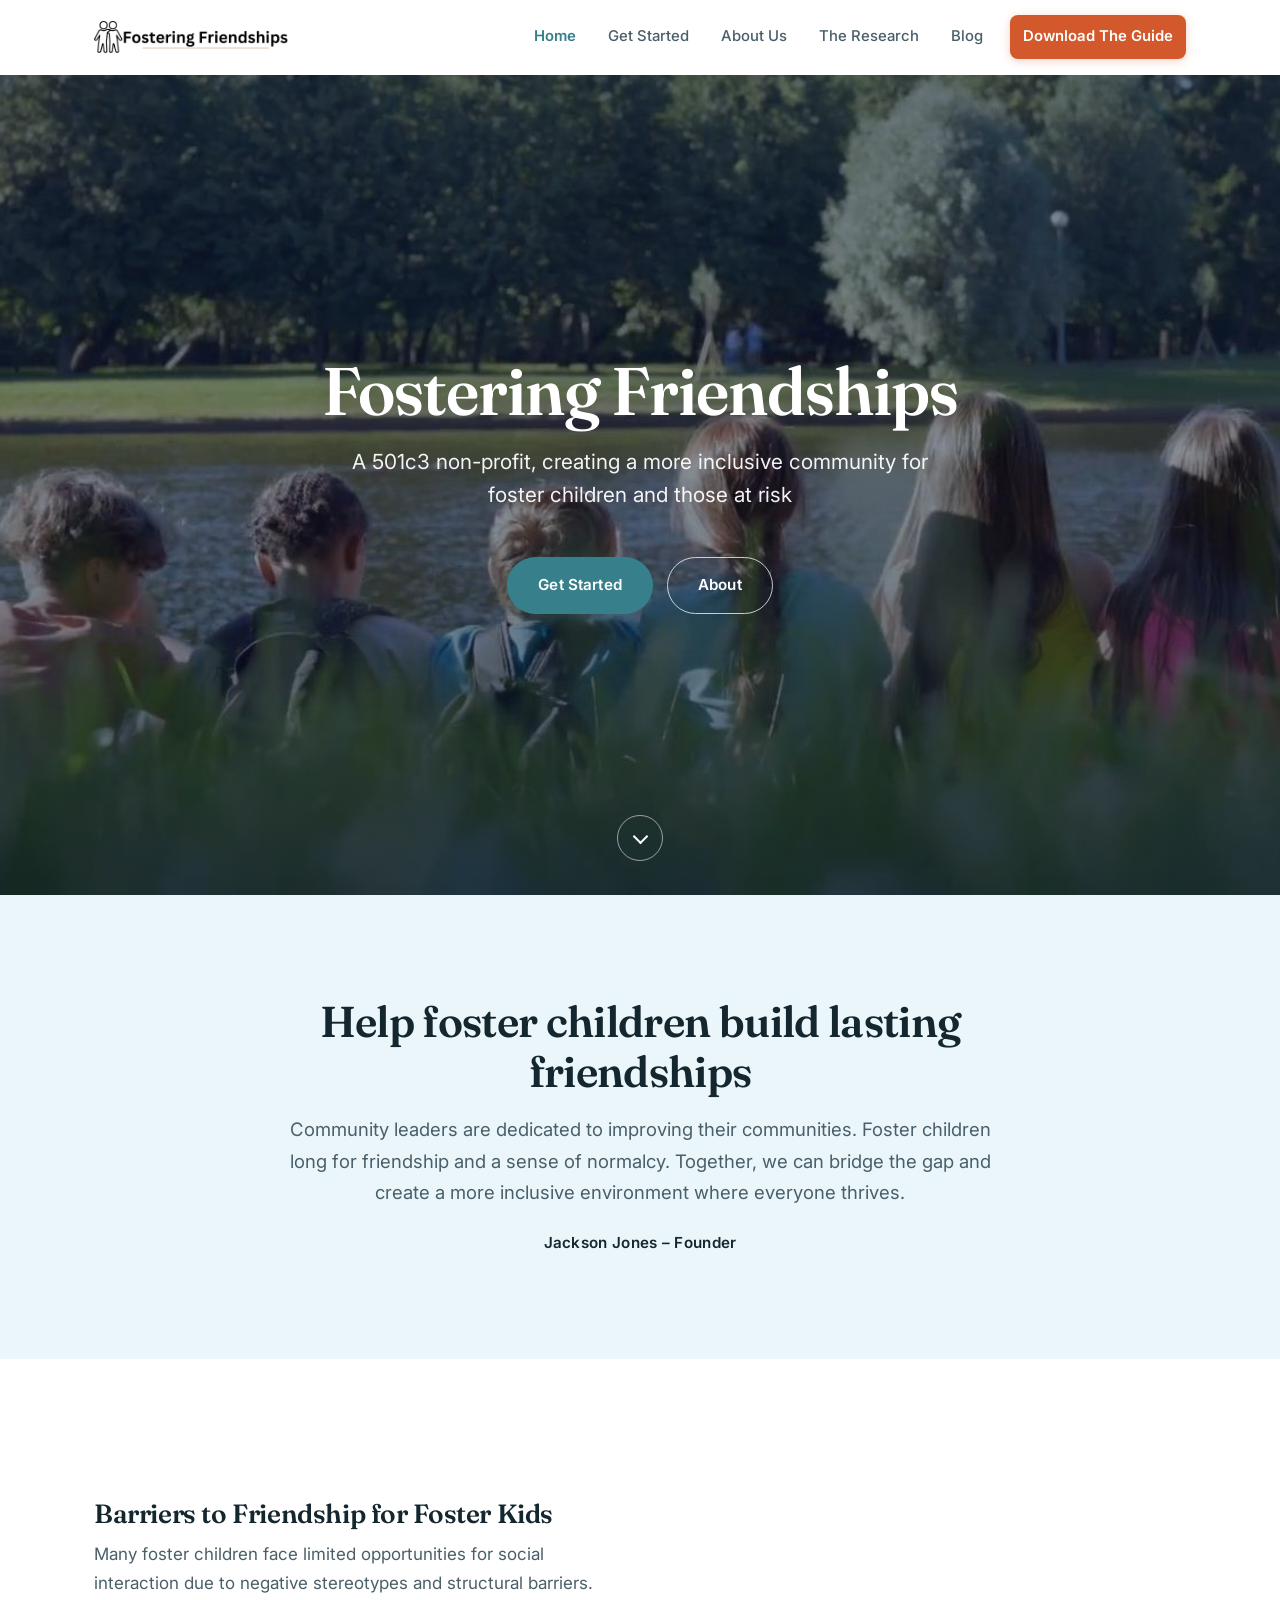
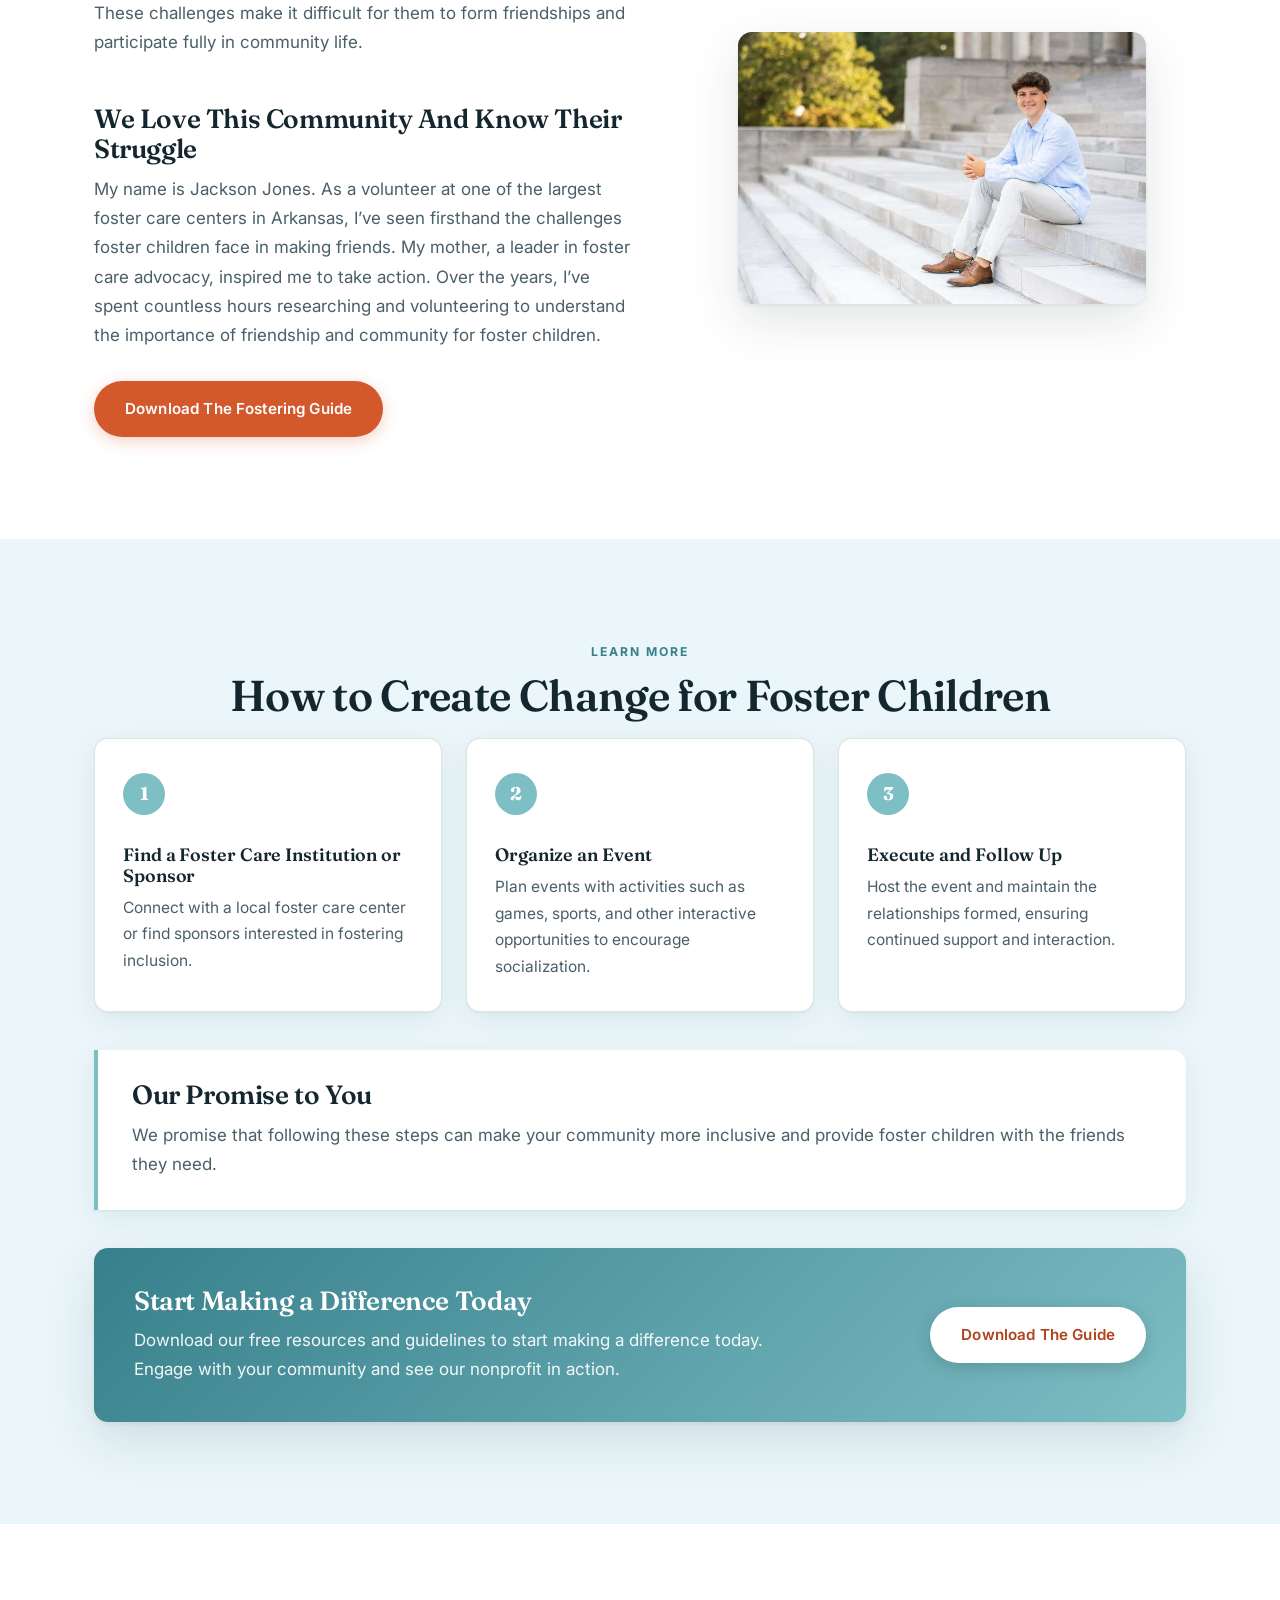
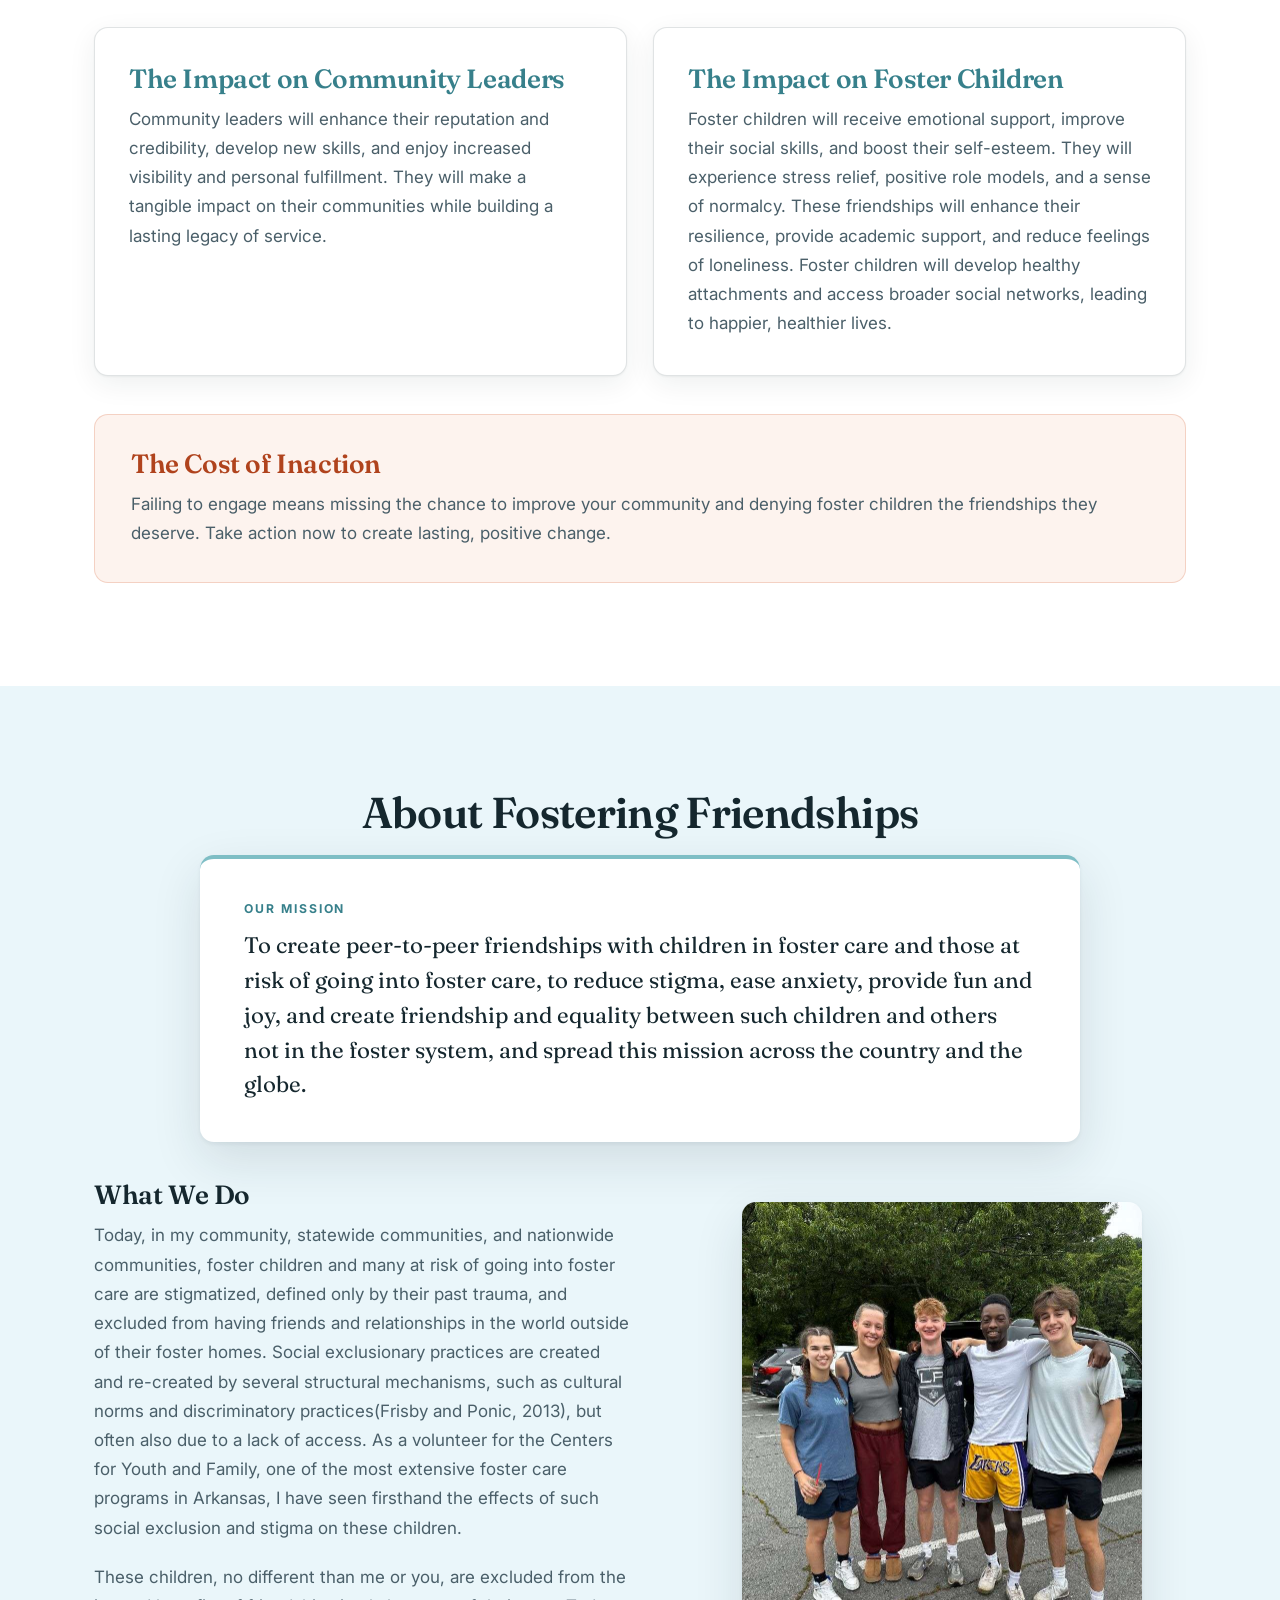
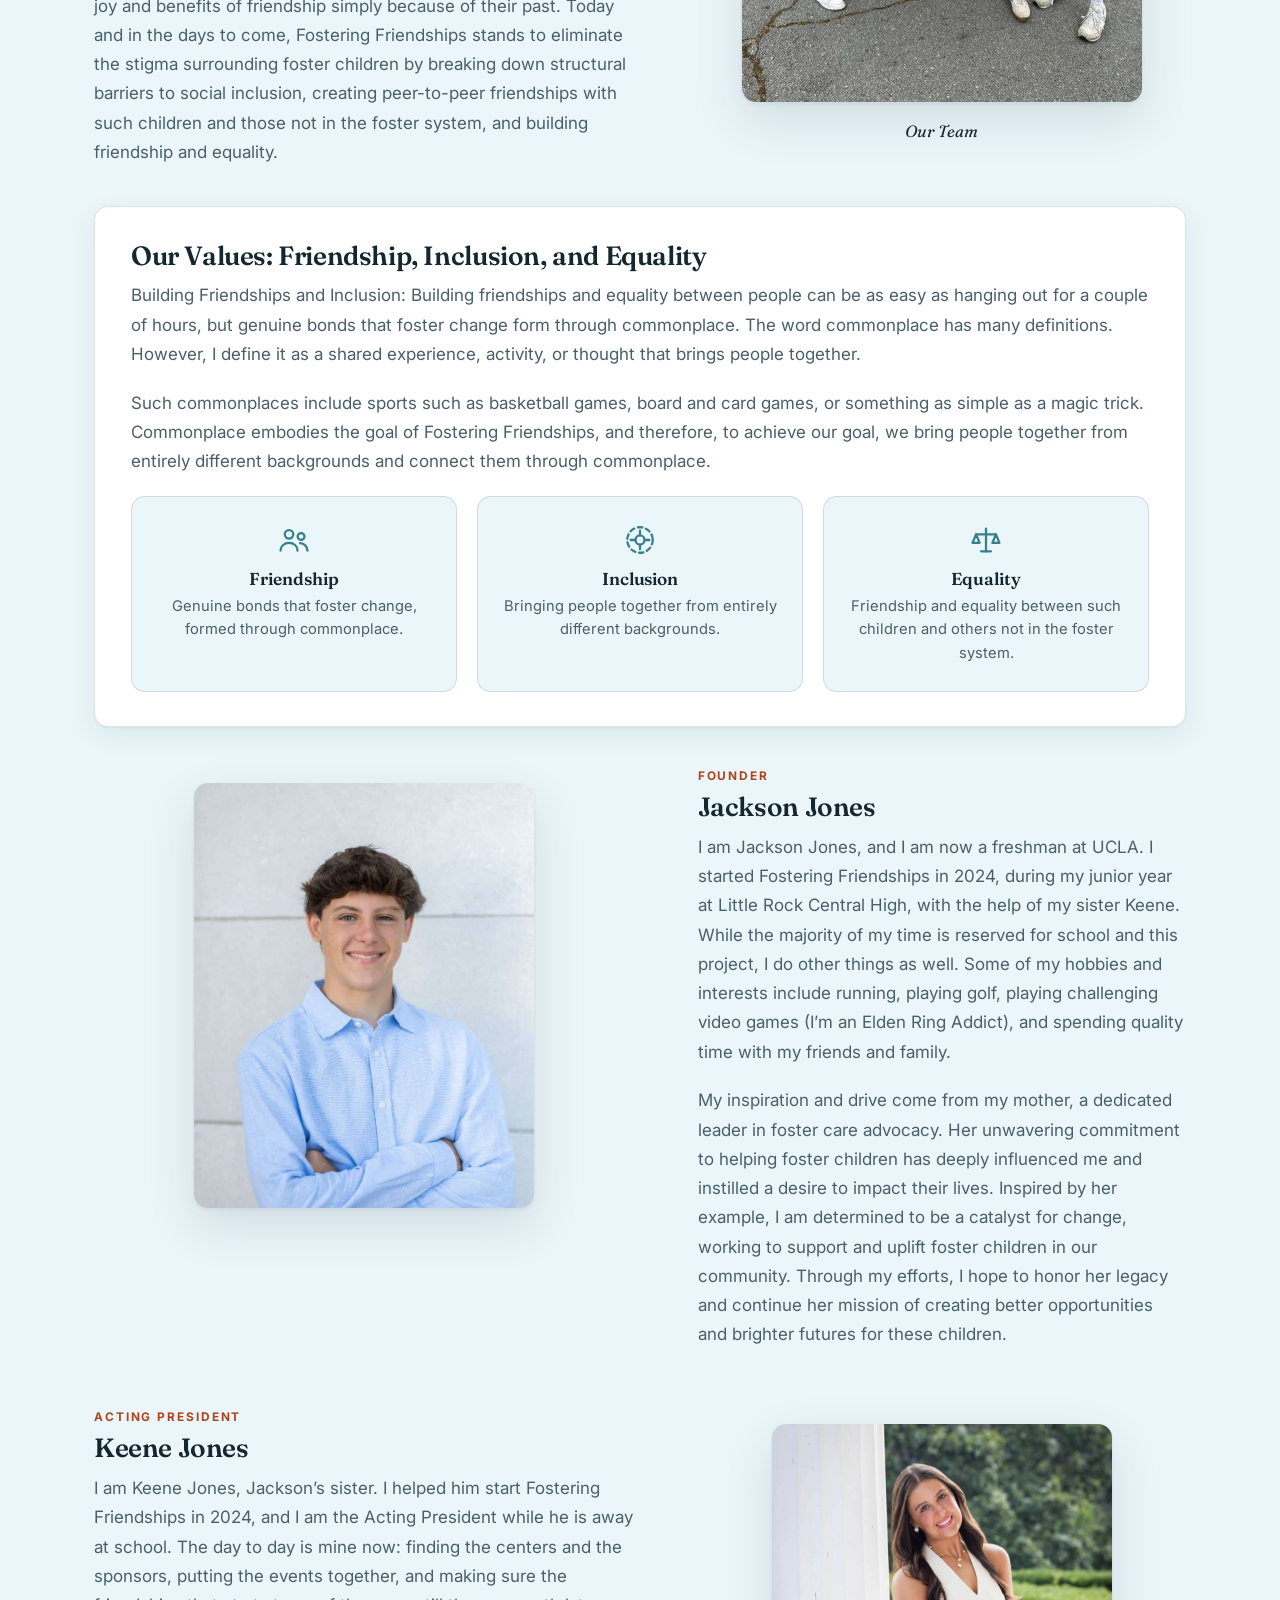
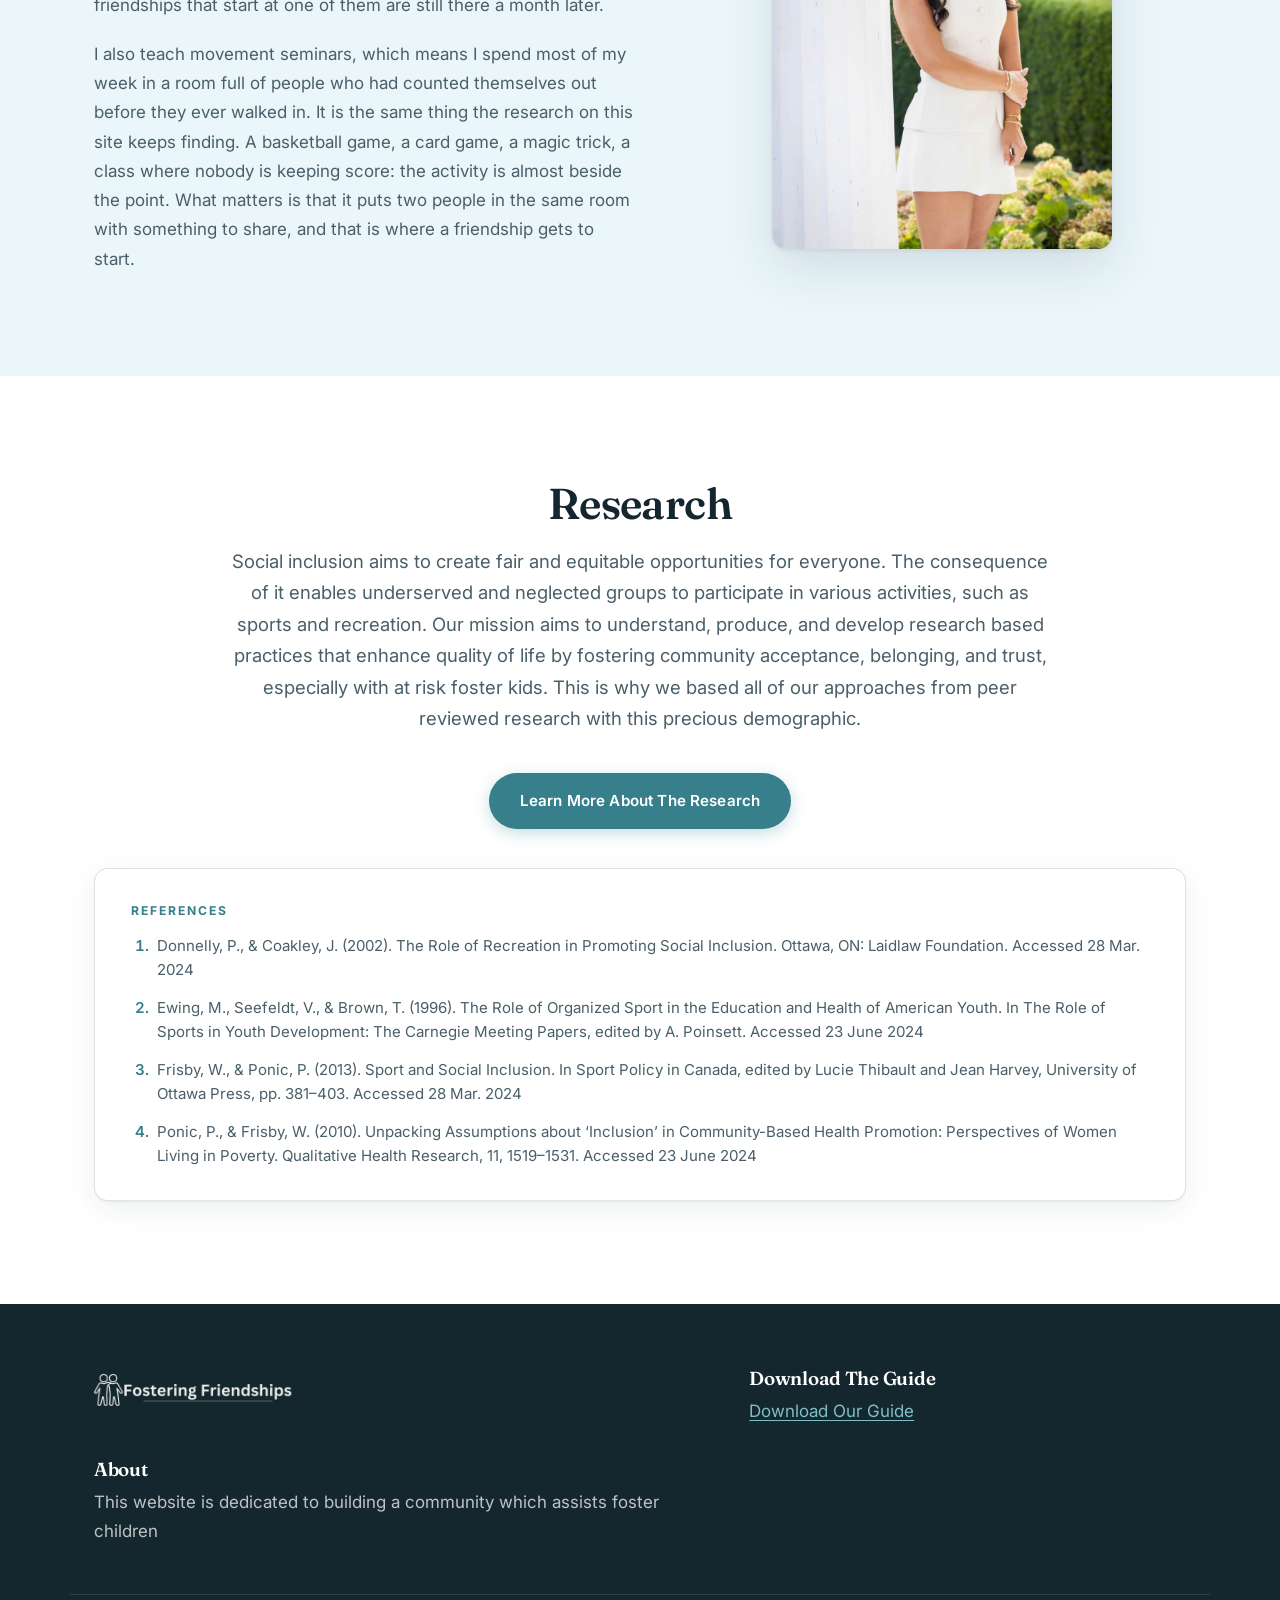
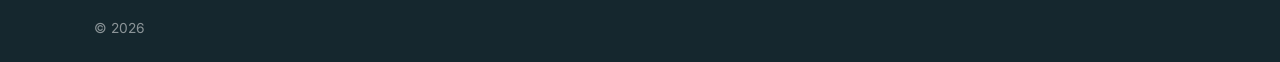
<file: index.html>
<!DOCTYPE html>
<html lang="en">
<head>
<meta charset="utf-8">
<meta name="viewport" content="width=device-width, initial-scale=1">
<title>Building Peer Connections with Foster Children | Fostering Friendship</title>
<meta name="description" content="We are dedicated to helping non-profits organize so that they may assist foster children with developing meaningful relationships and bonds.">
<meta name="robots" content="noindex, nofollow">
<link rel="icon" href="assets/favicon.png" sizes="any">
<link rel="preconnect" href="https://fonts.googleapis.com">
<link rel="preconnect" href="https://fonts.gstatic.com" crossorigin>
<link href="https://fonts.googleapis.com/css2?family=Fraunces:opsz,wght@9..144,400;9..144,600;9..144,700&family=Inter:wght@400;500;600;700&display=swap" rel="stylesheet">
<link rel="stylesheet" href="styles.css">
</head>
<body>

<a class="skip" href="#main">Skip to content</a>

<header class="site-header" id="siteHeader">
  <div class="wrap header-inner">
    <a class="brand" href="#home">
      <img src="assets/Logo-1.png" alt="Fostering Friendships" width="450" height="100">
    </a>
    <nav class="nav" id="nav" aria-label="Main">
      <a href="#home">Home</a>
      <a href="#get-started">Get Started</a>
      <a href="#about">About Us</a>
      <a href="research.html">The Research</a>
      <a href="blog.html">Blog</a>
      <a class="nav-cta" href="assets/fostering-friendship-guide.pdf" download>Download The Guide</a>
    </nav>
    <button class="burger" id="burger" aria-expanded="false" aria-controls="nav" aria-label="Menu">
      <span></span><span></span><span></span>
    </button>
  </div>
</header>

<main id="main">

<!-- ── Hero ─────────────────────────────────────────── -->
<section class="hero" id="home">
  <video class="hero-media" poster="assets/still-frame.jpg" autoplay muted loop playsinline aria-hidden="true">
    <source src="assets/children-on-waterfront720p.mp4" type="video/mp4">
  </video>
  <div class="hero-scrim"></div>
  <div class="wrap hero-inner">
    <h1>Fostering Friendships</h1>
    <p class="hero-sub">A 501c3 non-profit, creating a more inclusive community for foster children and those at risk</p>
    <p class="hero-actions">
      <a class="btn btn-primary" href="#get-started">Get Started</a>
      <a class="btn btn-ghost" href="#about">About</a>
    </p>
  </div>
  <a class="scroll-cue" href="#intro" aria-label="Scroll down"><span></span></a>
</section>

<!-- ── Intro ────────────────────────────────────────── -->
<section class="section section-pale" id="intro">
  <div class="wrap narrow center">
    <h2>Help foster children build lasting friendships</h2>
    <p class="lead">Community leaders are dedicated to improving their communities. Foster children long for friendship and a sense of normalcy. Together, we can bridge the gap and create a more inclusive environment where everyone thrives.</p>
    <p class="attrib">Jackson Jones &ndash; Founder</p>
  </div>
</section>

<!-- ── Barriers + founder note ──────────────────────── -->
<section class="section">
  <div class="wrap split">
    <div class="split-text">
      <h3>Barriers to Friendship for Foster Kids</h3>
      <p>Many foster children face limited opportunities for social interaction due to negative stereotypes and structural barriers. These challenges make it difficult for them to form friendships and participate fully in community life.</p>

      <h3>We Love This Community And Know Their Struggle</h3>
      <p>My name is Jackson Jones. As a volunteer at one of the largest foster care centers in Arkansas, I&rsquo;ve seen firsthand the challenges foster children face in making friends. My mother, a leader in foster care advocacy, inspired me to take action. Over the years, I&rsquo;ve spent countless hours researching and volunteering to understand the importance of friendship and community for foster children.</p>
      <p class="mt">
        <a class="btn btn-accent" href="assets/fostering-friendship-guide.pdf" download>Download The Fostering Guide</a>
      </p>
    </div>
    <figure class="split-media landscape">
      <img src="assets/Jackson-800px.jpg" alt="Jackson Jones, founder of Fostering Friendships" width="800" height="533" loading="lazy">
    </figure>
  </div>
</section>

<!-- ── Get started ──────────────────────────────────── -->
<section class="section section-pale" id="get-started">
  <div class="wrap">
    <p class="eyebrow center">Learn More</p>
    <h2 class="center">How to Create Change for Foster Children</h2>

    <ol class="steps">
      <li>
        <span class="step-n">1</span>
        <h4>Find a Foster Care Institution or Sponsor</h4>
        <p>Connect with a local foster care center or find sponsors interested in fostering inclusion.</p>
      </li>
      <li>
        <span class="step-n">2</span>
        <h4>Organize an Event</h4>
        <p>Plan events with activities such as games, sports, and other interactive opportunities to encourage socialization.</p>
      </li>
      <li>
        <span class="step-n">3</span>
        <h4>Execute and Follow Up</h4>
        <p>Host the event and maintain the relationships formed, ensuring continued support and interaction.</p>
      </li>
    </ol>

    <div class="promise">
      <h3>Our Promise to You</h3>
      <p>We promise that following these steps can make your community more inclusive and provide foster children with the friends they need.</p>
    </div>

    <div class="cta-band">
      <div>
        <h3>Start Making a Difference Today</h3>
        <p>Download our free resources and guidelines to start making a difference today. Engage with your community and see our nonprofit in action.</p>
      </div>
      <a class="btn btn-accent" href="assets/fostering-friendship-guide.pdf" download>Download The Guide</a>
    </div>
  </div>
</section>

<!-- ── Impact ───────────────────────────────────────── -->
<section class="section">
  <div class="wrap">
    <div class="impact">
      <article class="card">
        <h3>The Impact on Community Leaders</h3>
        <p>Community leaders will enhance their reputation and credibility, develop new skills, and enjoy increased visibility and personal fulfillment. They will make a tangible impact on their communities while building a lasting legacy of service.</p>
      </article>
      <article class="card">
        <h3>The Impact on Foster Children</h3>
        <p>Foster children will receive emotional support, improve their social skills, and boost their self-esteem. They will experience stress relief, positive role models, and a sense of normalcy. These friendships will enhance their resilience, provide academic support, and reduce feelings of loneliness. Foster children will develop healthy attachments and access broader social networks, leading to happier, healthier lives.</p>
      </article>
    </div>
    <aside class="callout">
      <h3>The Cost of Inaction</h3>
      <p>Failing to engage means missing the chance to improve your community and denying foster children the friendships they deserve. Take action now to create lasting, positive change.</p>
    </aside>
  </div>
</section>

<!-- ── About ────────────────────────────────────────── -->
<section class="section section-pale" id="about">
  <div class="wrap">
    <h2 class="center">About Fostering Friendships</h2>

    <blockquote class="mission">
      <p class="eyebrow">Our Mission</p>
      <p>To create peer-to-peer friendships with children in foster care and those at risk of going into foster care, to reduce stigma, ease anxiety, provide fun and joy, and create friendship and equality between such children and others not in the foster system, and spread this mission across the country and the globe.</p>
    </blockquote>

    <div class="split split-reverse">
      <div class="split-text">
        <h3>What We Do</h3>
        <p>Today, in my community, statewide communities, and nationwide communities, foster children and many at risk of going into foster care are stigmatized, defined only by their past trauma, and excluded from having friends and relationships in the world outside of their foster homes. Social exclusionary practices are created and re-created by several structural mechanisms, such as cultural norms and discriminatory practices(Frisby and Ponic, 2013), but often also due to a lack of access. As a volunteer for the Centers for Youth and Family, one of the most extensive foster care programs in Arkansas, I have seen firsthand the effects of such social exclusion and stigma on these children.</p>
        <p>These children, no different than me or you, are excluded from the joy and benefits of friendship simply because of their past. Today and in the days to come, Fostering Friendships stands to eliminate the stigma surrounding foster children by breaking down structural barriers to social inclusion, creating peer-to-peer friendships with such children and those not in the foster system, and building friendship and equality.</p>
      </div>
      <figure class="split-media portrait">
        <img src="assets/team-photo.jpg" alt="The Fostering Friendships volunteer team" width="800" height="1067" loading="lazy">
        <figcaption>Our Team</figcaption>
      </figure>
    </div>

    <div class="values">
      <h3>Our Values: Friendship, Inclusion, and Equality</h3>
      <p>Building Friendships and Inclusion: Building friendships and equality between people can be as easy as hanging out for a couple of hours, but genuine bonds that foster change form through commonplace. The word commonplace has many definitions. However, I define it as a shared experience, activity, or thought that brings people together.</p>
      <p>Such commonplaces include sports such as basketball games, board and card games, or something as simple as a magic trick. Commonplace embodies the goal of Fostering Friendships, and therefore, to achieve our goal, we bring people together from entirely different backgrounds and connect them through commonplace.</p>
      <ul class="value-grid">
        <li class="value">
          <svg class="v-ico" viewBox="0 0 24 24" fill="none" stroke="currentColor" stroke-width="1.6" stroke-linecap="round" stroke-linejoin="round" aria-hidden="true"><circle cx="8.5" cy="8" r="3"/><circle cx="17" cy="9.5" r="2.4"/><path d="M2.5 19.5c0-3.3 2.7-5.5 6-5.5s6 2.2 6 5.5"/><path d="M16.2 14.2c2.9.2 5.3 2.3 5.3 5.3"/></svg>
          <h4>Friendship</h4>
          <p>Genuine bonds that foster change, formed through commonplace.</p>
        </li>
        <li class="value">
          <svg class="v-ico" viewBox="0 0 24 24" fill="none" stroke="currentColor" stroke-width="1.6" stroke-linecap="round" stroke-linejoin="round" aria-hidden="true"><circle cx="12" cy="12" r="9" stroke-dasharray="3.2 2.6"/><circle cx="12" cy="12" r="3.2"/><path d="M12 8.8V5.4M12 18.6v-3.4M8.8 12H5.4M18.6 12h-3.4"/></svg>
          <h4>Inclusion</h4>
          <p>Bringing people together from entirely different backgrounds.</p>
        </li>
        <li class="value">
          <svg class="v-ico" viewBox="0 0 24 24" fill="none" stroke="currentColor" stroke-width="1.6" stroke-linecap="round" stroke-linejoin="round" aria-hidden="true"><path d="M12 4v16"/><path d="M5 8h14"/><path d="M5 8 2.5 14h5L5 8Z"/><path d="M19 8l-2.5 6h5L19 8Z"/><path d="M8.5 20h7"/></svg>
          <h4>Equality</h4>
          <p>Friendship and equality between such children and others not in the foster system.</p>
        </li>
      </ul>
    </div>

    <div class="split founder">
      <figure class="split-media portrait">
        <img src="assets/Jackson-Jones.jpg" alt="Portrait of Jackson Jones" width="800" height="1200" loading="lazy">
      </figure>
      <div class="split-text">
        <p class="role">Founder</p>
        <h3>Jackson Jones</h3>
        <p>I am Jackson Jones, and I am now a freshman at UCLA. I started Fostering Friendships in 2024, during my junior year at Little Rock Central High, with the help of my sister Keene. While the majority of my time is reserved for school and this project, I do other things as well. Some of my hobbies and interests include running, playing golf, playing challenging video games (I&rsquo;m an Elden Ring Addict), and spending quality time with my friends and family.</p>
        <p>My inspiration and drive come from my mother, a dedicated leader in foster care advocacy. Her unwavering commitment to helping foster children has deeply influenced me and instilled a desire to impact their lives. Inspired by her example, I am determined to be a catalyst for change, working to support and uplift foster children in our community. Through my efforts, I hope to honor her legacy and continue her mission of creating better opportunities and brighter futures for these children.</p>
      </div>
    </div>

    <div class="split founder founder-alt">
      <div class="split-text">
        <p class="role">Acting President</p>
        <h3>Keene Jones</h3>
        <p>I am Keene Jones, Jackson&rsquo;s sister. I helped him start Fostering Friendships in 2024, and I am the Acting President while he is away at school. The day to day is mine now: finding the centers and the sponsors, putting the events together, and making sure the friendships that start at one of them are still there a month later.</p>
        <p>I also teach movement seminars, which means I spend most of my week in a room full of people who had counted themselves out before they ever walked in. It is the same thing the research on this site keeps finding. A basketball game, a card game, a magic trick, a class where nobody is keeping score: the activity is almost beside the point. What matters is that it puts two people in the same room with something to share, and that is where a friendship gets to start.</p>
      </div>
      <figure class="split-media portrait">
        <img src="assets/Keene-Jones.jpg" alt="Portrait of Keene Jones" width="960" height="1200" loading="lazy">
      </figure>
    </div>
  </div>
</section>

<!-- ── Research (references only; full write-up on research.html) ── -->
<section class="section" id="research">
  <div class="wrap">
    <h2 class="center">Research</h2>
    <p class="lead center narrow-c">Social inclusion aims to create fair and equitable opportunities for everyone. The consequence of it enables underserved and neglected groups to participate in various activities, such as sports and recreation. Our mission aims to understand, produce, and develop research based practices that enhance quality of life by fostering community acceptance, belonging, and trust, especially with at risk foster kids. This is why we based all of our approaches from peer reviewed research with this precious demographic.</p>

    <p class="center research-cta">
      <a class="btn btn-primary" href="research.html">Learn More About The Research</a>
    </p>

    <div class="refs">
      <p class="refs-title">References</p>
      <ol class="refs-list">
        <li>Donnelly, P., &amp; Coakley, J. (2002). The Role of Recreation in Promoting Social Inclusion. Ottawa, ON: Laidlaw Foundation. Accessed 28 Mar. 2024</li>
        <li>Ewing, M., Seefeldt, V., &amp; Brown, T. (1996). The Role of Organized Sport in the Education and Health of American Youth. In The Role of Sports in Youth Development: The Carnegie Meeting Papers, edited by A. Poinsett. Accessed 23 June 2024</li>
        <li>Frisby, W., &amp; Ponic, P. (2013). Sport and Social Inclusion. In Sport Policy in Canada, edited by Lucie Thibault and Jean Harvey, University of Ottawa Press, pp. 381&ndash;403. Accessed 28 Mar. 2024</li>
        <li>Ponic, P., &amp; Frisby, W. (2010). Unpacking Assumptions about &lsquo;Inclusion&rsquo; in Community-Based Health Promotion: Perspectives of Women Living in Poverty. Qualitative Health Research, 11, 1519&ndash;1531. Accessed 23 June 2024</li>
      </ol>
    </div>
  </div>
</section>

</main>

<footer class="site-footer">
  <div class="wrap footer-inner">
    <div>
      <img class="footer-logo" src="assets/Logo-1.png" alt="Fostering Friendships" width="450" height="100">
      <h3>About</h3>
      <p>This website is dedicated to building a community which assists foster children</p>
    </div>
    <div>
      <h3>Download The Guide</h3>
      <p><a href="assets/fostering-friendship-guide.pdf" download>Download Our Guide</a></p>
    </div>
  </div>
  <div class="wrap footer-base">
    <p>&copy; 2026</p>
  </div>
</footer>

<a class="to-top" id="toTop" href="#home" aria-label="Back to top"></a>

<script src="script.js"></script>
</body>
</html>
</file>
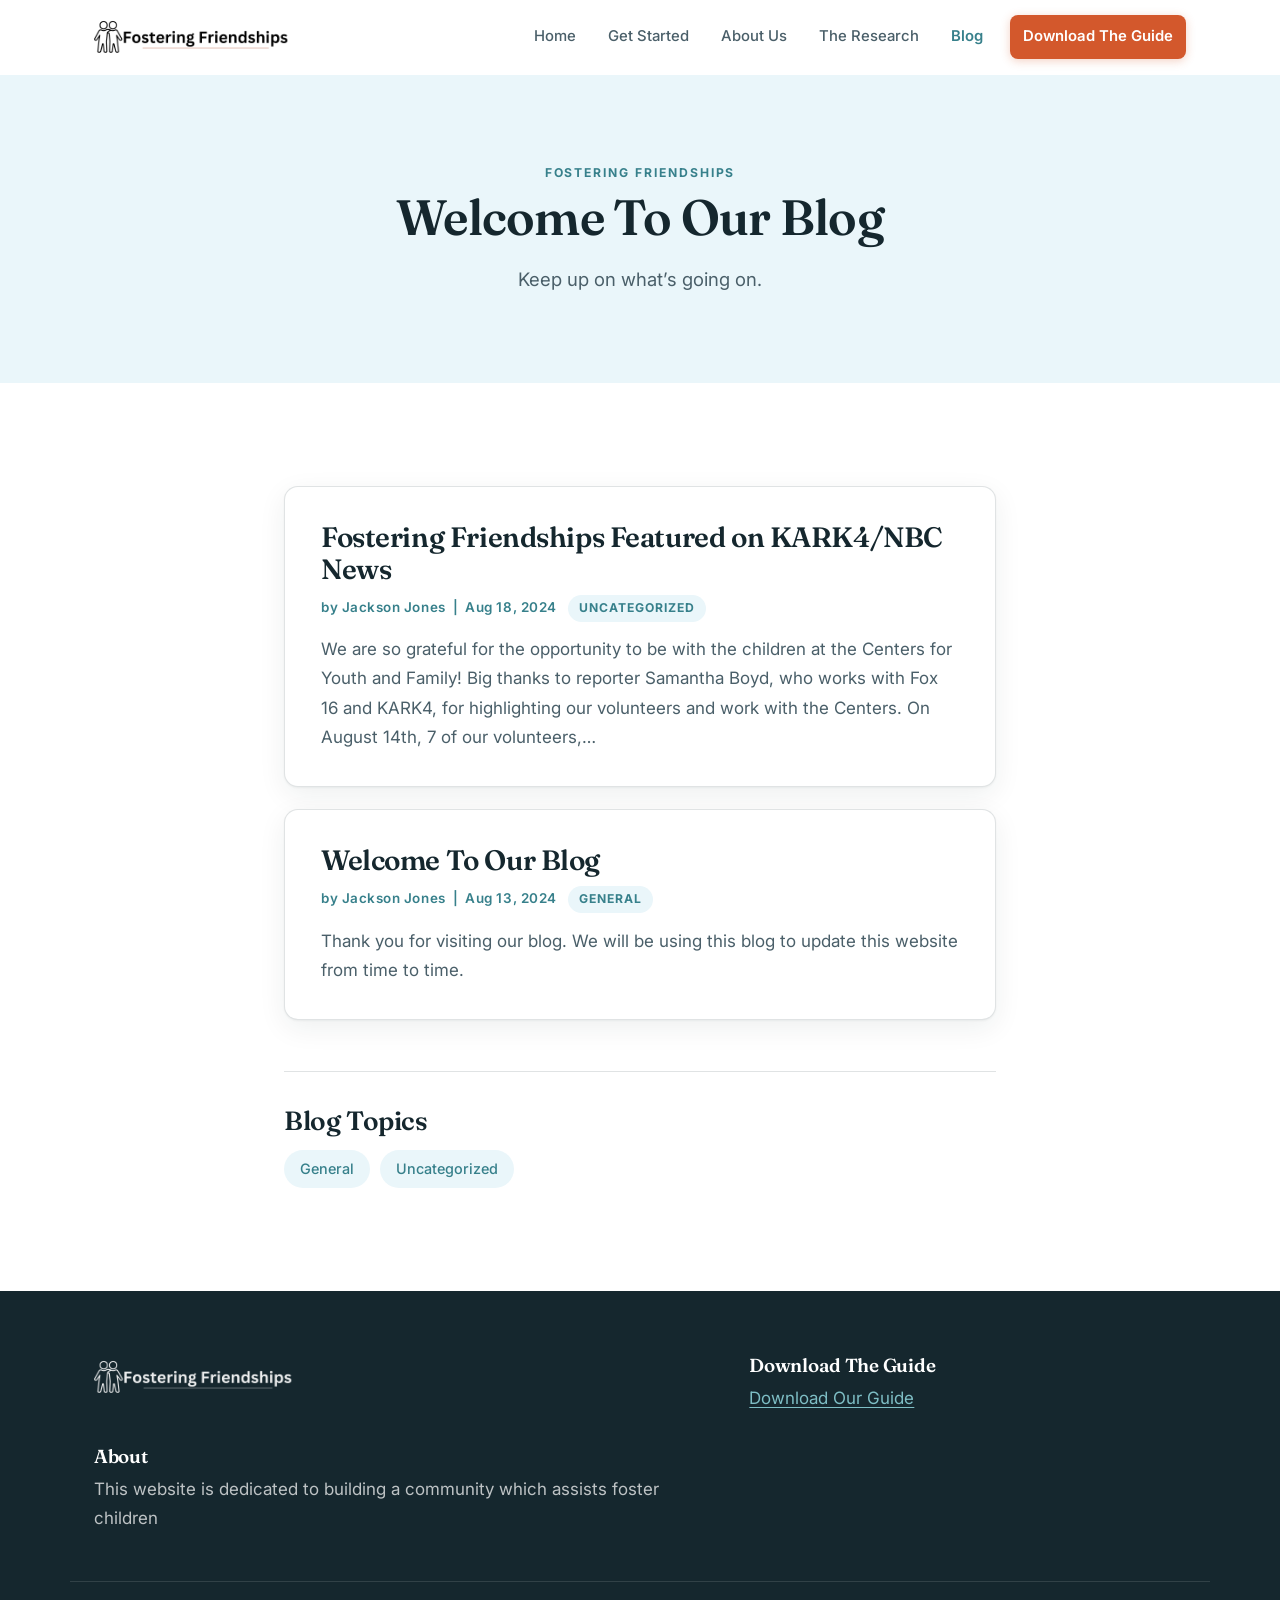
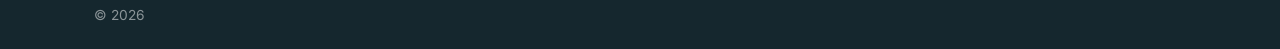
<file: blog.html>
<!DOCTYPE html>
<html lang="en">
<head>
<meta charset="utf-8">
<meta name="viewport" content="width=device-width, initial-scale=1">
<title>Blog | Fostering Friendships</title>
<meta name="description" content="Updates from Fostering Friendships, a 501c3 non-profit building peer connections with foster children.">
<meta name="robots" content="noindex, nofollow">
<link rel="icon" href="assets/favicon.png" sizes="any">
<link rel="preconnect" href="https://fonts.googleapis.com">
<link rel="preconnect" href="https://fonts.gstatic.com" crossorigin>
<link href="https://fonts.googleapis.com/css2?family=Fraunces:opsz,wght@9..144,400;9..144,600;9..144,700&family=Inter:wght@400;500;600;700&display=swap" rel="stylesheet">
<link rel="stylesheet" href="styles.css">
<style>
  .posts{display:grid;gap:22px;margin-top:2.4em}
  .post{
    background:var(--white);border:1px solid var(--line);border-radius:var(--radius);
    padding:34px 36px;box-shadow:var(--shadow);
  }
  .post h2{font-size:clamp(1.35rem,2.4vw,1.75rem);margin:0 0 .35em}
  .post .meta{
    font-size:.84rem;color:var(--teal-deep);font-weight:600;
    letter-spacing:.04em;margin:0 0 1em;
  }
  .tag{
    display:inline-block;background:var(--pale-soft);color:var(--teal-deep);
    border-radius:999px;padding:3px 11px;font-size:.76rem;font-weight:700;
    letter-spacing:.08em;text-transform:uppercase;margin-left:8px;
  }
  .topics{margin-top:3em;padding-top:2em;border-top:1px solid var(--line)}
  .topics h3{margin-bottom:.5em}
  .topic-list{list-style:none;margin:0;padding:0;display:flex;gap:10px;flex-wrap:wrap}
  .topic-list li{
    background:var(--pale-soft);border-radius:999px;padding:7px 16px;
    font-size:.9rem;font-weight:500;color:var(--teal-deep);
  }
  @media (max-width:620px){ .post{padding:26px 22px} }
</style>
</head>
<body>

<a class="skip" href="#main">Skip to content</a>

<header class="site-header" id="siteHeader">
  <div class="wrap header-inner">
    <a class="brand" href="index.html">
      <img src="assets/Logo-1.png" alt="Fostering Friendships" width="450" height="100">
    </a>
    <nav class="nav" id="nav" aria-label="Main">
      <a href="index.html">Home</a>
      <a href="index.html#get-started">Get Started</a>
      <a href="index.html#about">About Us</a>
      <a href="research.html">The Research</a>
      <a href="blog.html" class="active">Blog</a>
      <a class="nav-cta" href="assets/fostering-friendship-guide.pdf" download>Download The Guide</a>
    </nav>
    <button class="burger" id="burger" aria-expanded="false" aria-controls="nav" aria-label="Menu">
      <span></span><span></span><span></span>
    </button>
  </div>
</header>

<main id="main">

<section class="page-head">
  <div class="wrap">
    <p class="eyebrow">Fostering Friendships</p>
    <h1 style="font-size:clamp(2.1rem,4.5vw,3.1rem)">Welcome To Our Blog</h1>
    <p class="lead" style="max-width:560px;margin-inline:auto">Keep up on what&rsquo;s going on.</p>
  </div>
</section>

<section class="section">
  <div class="wrap narrow">

    <div class="posts">

      <article class="post">
        <h2>Fostering Friendships Featured on KARK4/NBC News</h2>
        <p class="meta">by Jackson Jones &nbsp;|&nbsp; Aug 18, 2024 <span class="tag">Uncategorized</span></p>
        <p>We are so grateful for the opportunity to be with the children at the Centers for Youth and Family! Big thanks to reporter Samantha Boyd, who works with Fox 16 and KARK4, for highlighting our volunteers and work with the Centers. On August 14th, 7 of our volunteers,&hellip;</p>
      </article>

      <article class="post">
        <h2>Welcome To Our Blog</h2>
        <p class="meta">by Jackson Jones &nbsp;|&nbsp; Aug 13, 2024 <span class="tag">General</span></p>
        <p>Thank you for visiting our blog. We will be using this blog to update this website from time to time.</p>
      </article>

    </div>

    <div class="topics">
      <h3>Blog Topics</h3>
      <ul class="topic-list">
        <li>General</li>
        <li>Uncategorized</li>
      </ul>
    </div>

  </div>
</section>

</main>

<footer class="site-footer">
  <div class="wrap footer-inner">
    <div>
      <img class="footer-logo" src="assets/Logo-1.png" alt="Fostering Friendships" width="450" height="100">
      <h3>About</h3>
      <p>This website is dedicated to building a community which assists foster children</p>
    </div>
    <div>
      <h3>Download The Guide</h3>
      <p><a href="assets/fostering-friendship-guide.pdf" download>Download Our Guide</a></p>
    </div>
  </div>
  <div class="wrap footer-base">
    <p>&copy; 2026</p>
  </div>
</footer>

<a class="to-top" id="toTop" href="#main" aria-label="Back to top"></a>

<script src="script.js"></script>
</body>
</html>
</file>
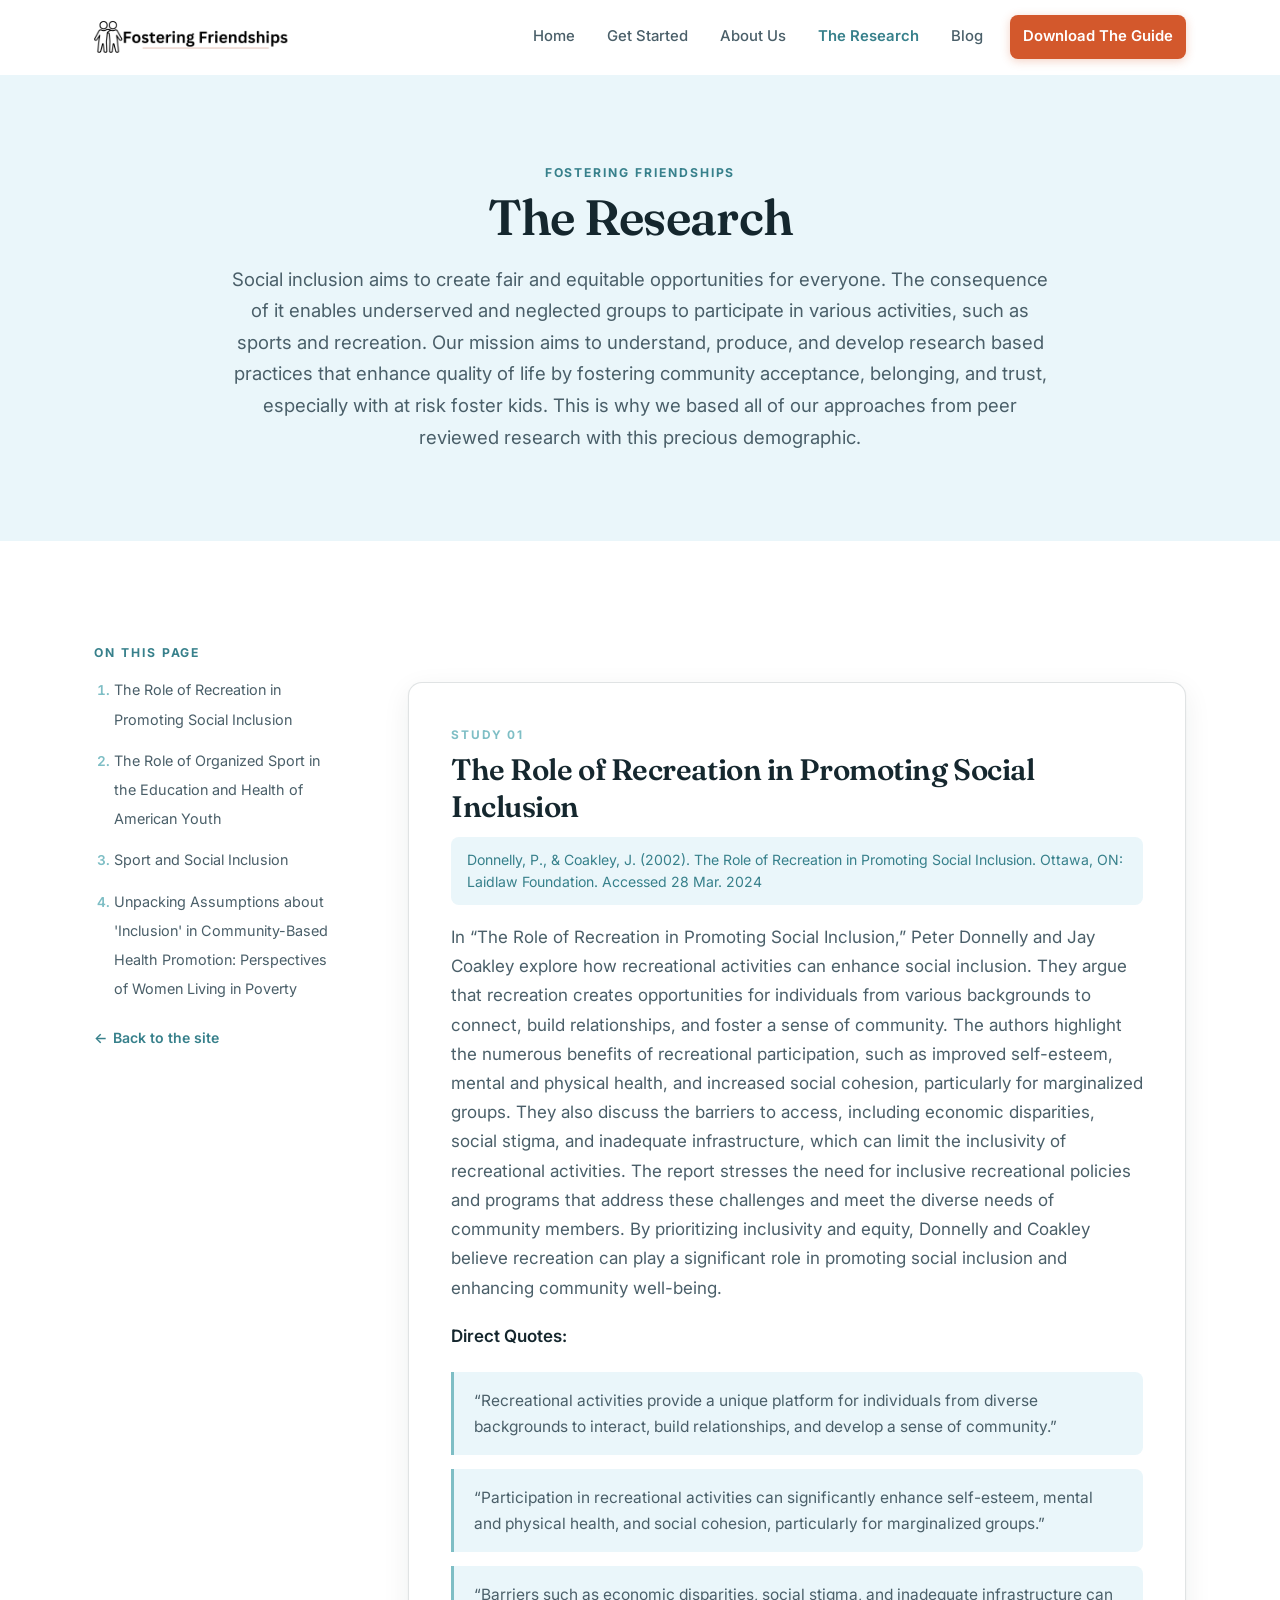
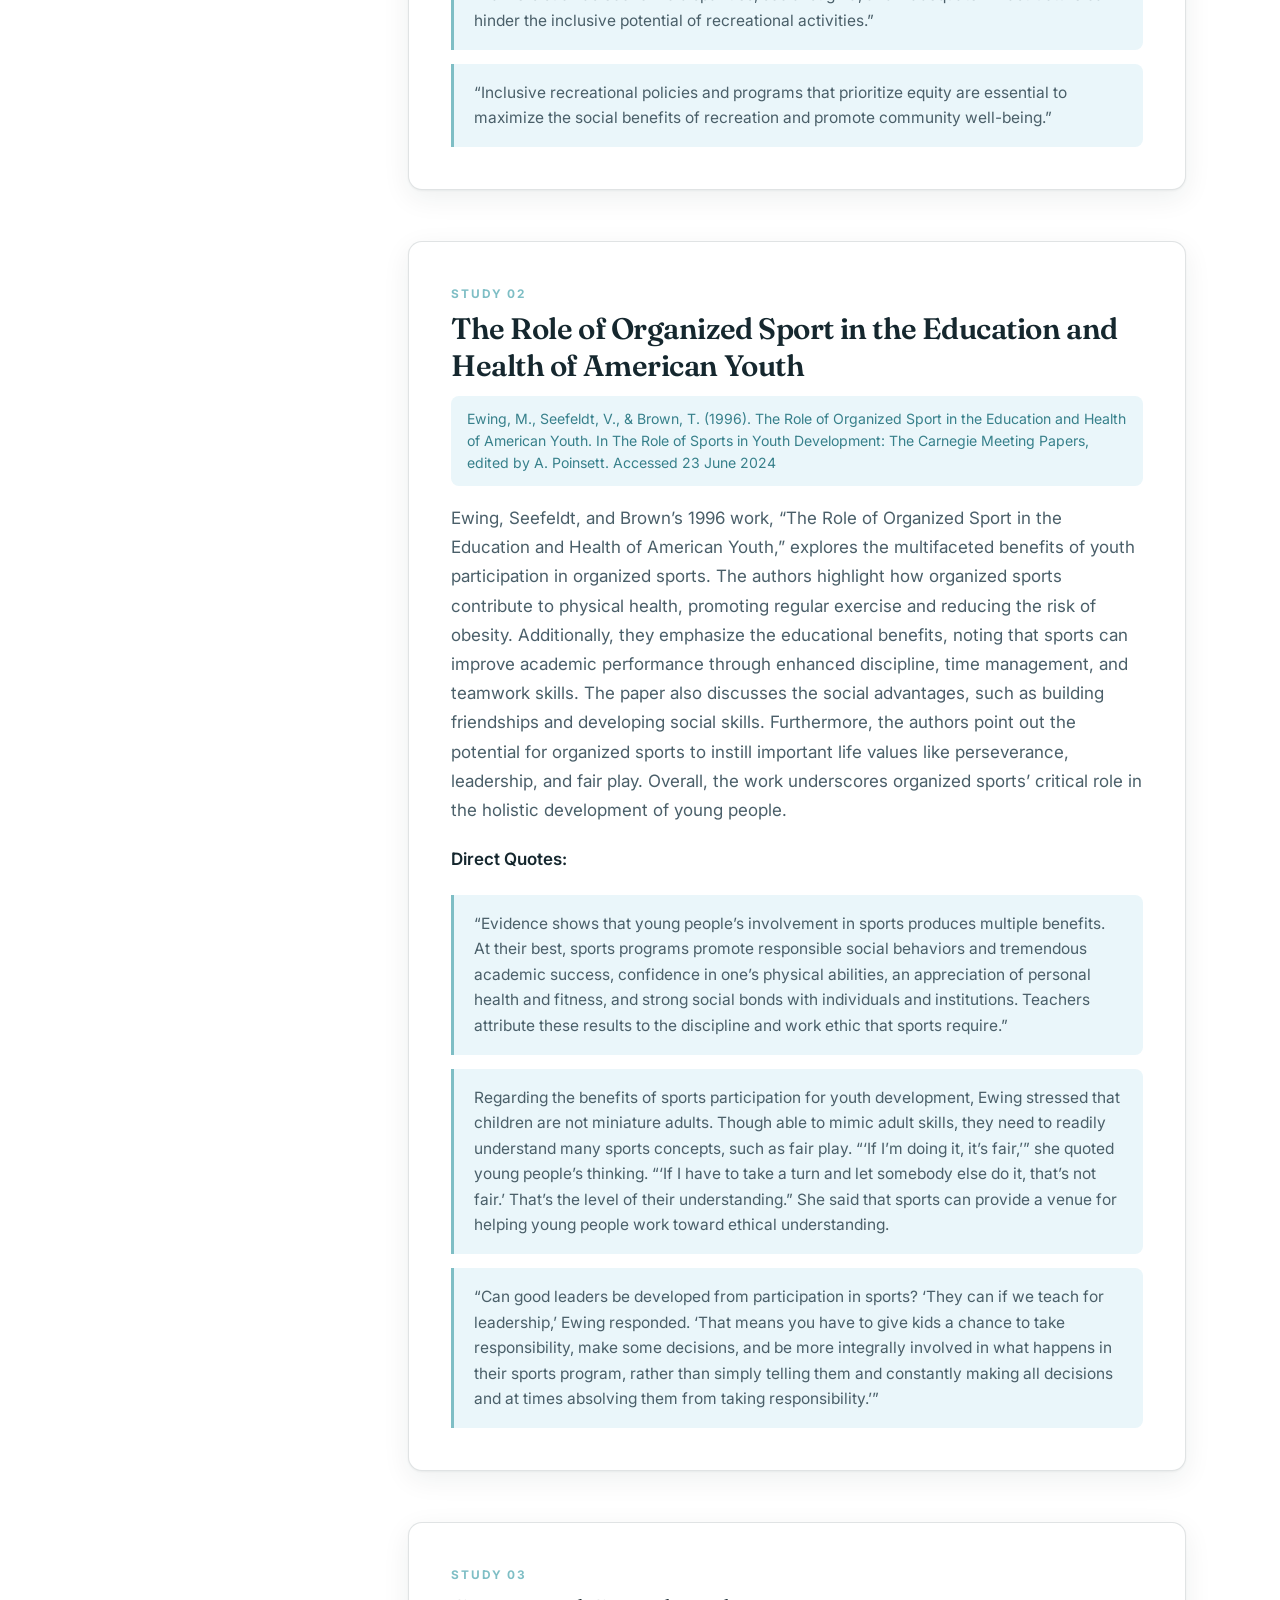
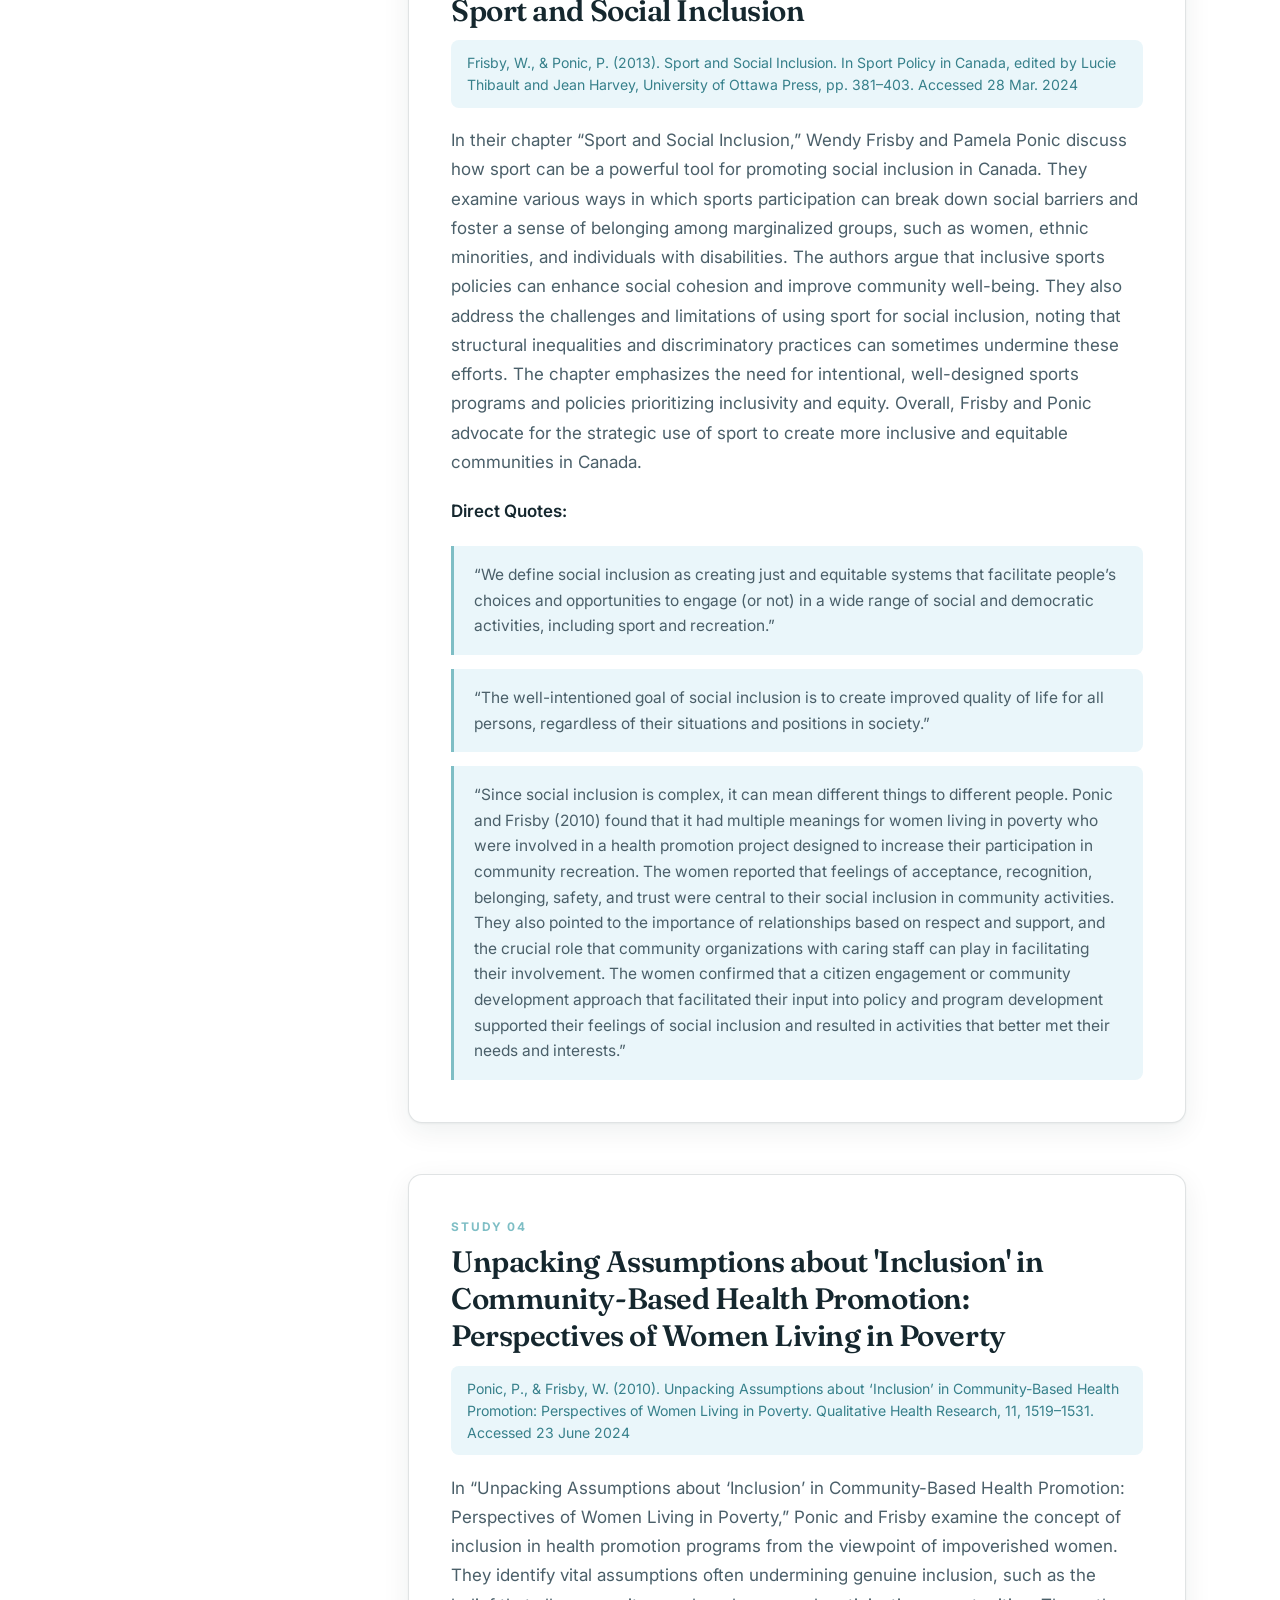
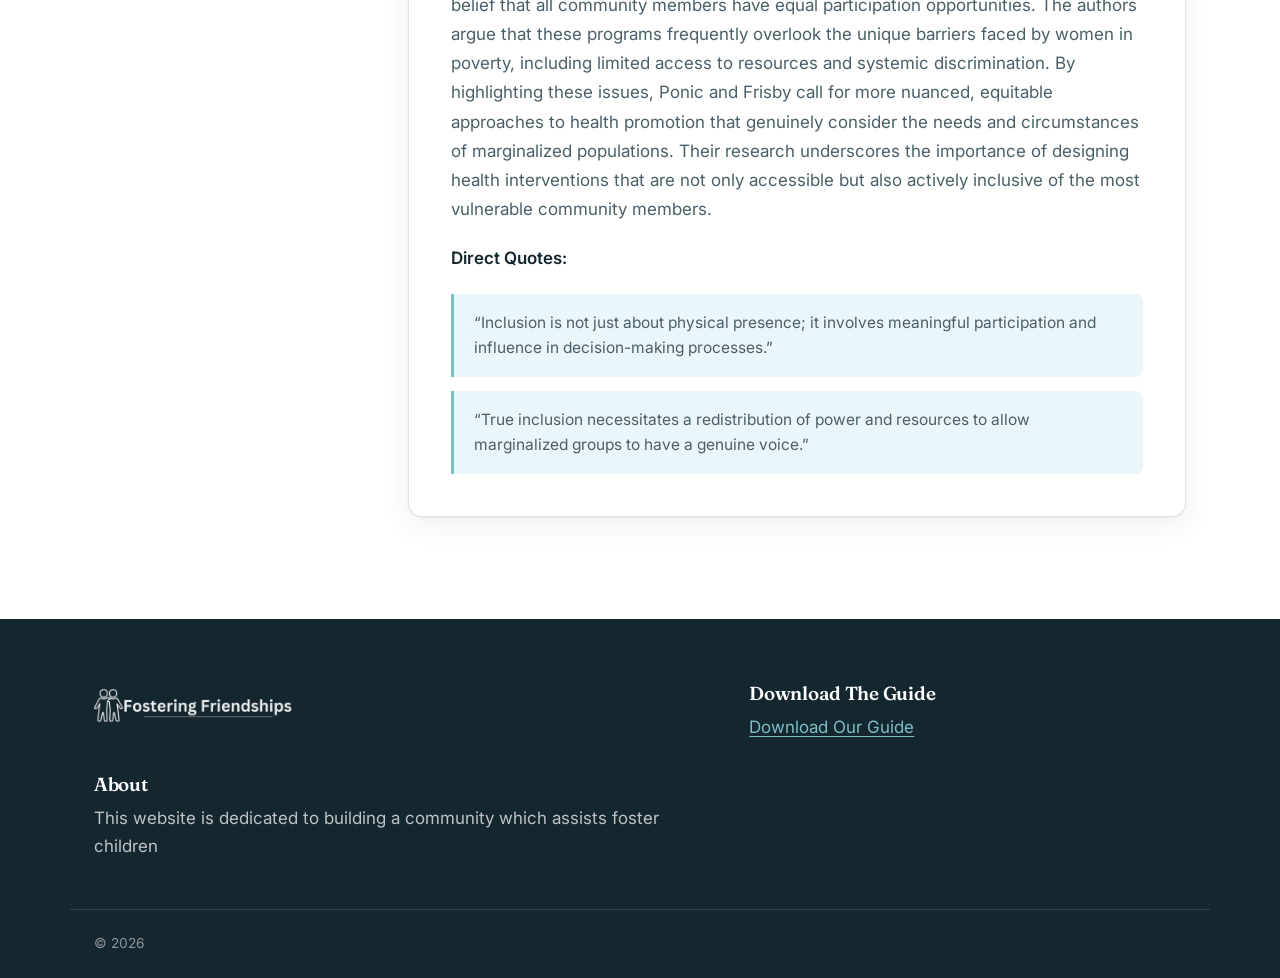
<file: research.html>
<!DOCTYPE html>
<html lang="en">
<head>
<meta charset="utf-8">
<meta name="viewport" content="width=device-width, initial-scale=1">
<title>The Research | Fostering Friendships</title>
<meta name="description" content="The peer-reviewed research behind Fostering Friendships: recreation, organized sport, and social inclusion for at-risk and foster youth.">
<meta name="robots" content="noindex, nofollow">
<link rel="icon" href="assets/favicon.png" sizes="any">
<link rel="preconnect" href="https://fonts.googleapis.com">
<link rel="preconnect" href="https://fonts.gstatic.com" crossorigin>
<link href="https://fonts.googleapis.com/css2?family=Fraunces:opsz,wght@9..144,400;9..144,600;9..144,700&family=Inter:wght@400;500;600;700&display=swap" rel="stylesheet">
<link rel="stylesheet" href="styles.css">
</head>
<body>

<a class="skip" href="#main">Skip to content</a>

<header class="site-header" id="siteHeader">
  <div class="wrap header-inner">
    <a class="brand" href="index.html">
      <img src="assets/Logo-1.png" alt="Fostering Friendships" width="450" height="100">
    </a>
    <nav class="nav" id="nav" aria-label="Main">
      <a href="index.html">Home</a>
      <a href="index.html#get-started">Get Started</a>
      <a href="index.html#about">About Us</a>
      <a href="research.html" class="active">The Research</a>
      <a href="blog.html">Blog</a>
      <a class="nav-cta" href="assets/fostering-friendship-guide.pdf" download>Download The Guide</a>
    </nav>
    <button class="burger" id="burger" aria-expanded="false" aria-controls="nav" aria-label="Menu">
      <span></span><span></span><span></span>
    </button>
  </div>
</header>

<main id="main">

<section class="page-head">
  <div class="wrap">
    <p class="eyebrow">Fostering Friendships</p>
    <h1>The Research</h1>
    <p class="lead narrow-c">Social inclusion aims to create fair and equitable opportunities for everyone. The consequence of it enables underserved and neglected groups to participate in various activities, such as sports and recreation. Our mission aims to understand, produce, and develop research based practices that enhance quality of life by fostering community acceptance, belonging, and trust, especially with at risk foster kids. This is why we based all of our approaches from peer reviewed research with this precious demographic.</p>
  </div>
</section>

<section class="section">
  <div class="wrap research-layout">

    <aside class="toc" aria-label="On this page">
      <p class="toc-title">On this page</p>
      <ol class="toc-list">
        <li><a href="#the-role-of-recreation-in">The Role of Recreation in Promoting Social Inclusion</a></li>
        <li><a href="#the-role-of-organized-sport">The Role of Organized Sport in the Education and Health of American Youth</a></li>
        <li><a href="#sport-and-social-inclusion">Sport and Social Inclusion</a></li>
        <li><a href="#unpacking-assumptions-about-inclusion-in">Unpacking Assumptions about 'Inclusion' in Community-Based Health Promotion: Perspectives of Women Living in Poverty</a></li>
      </ol>
      <a class="toc-back" href="index.html#research">Back to the site</a>
    </aside>

    <div class="papers">
      <article class="paper" id="the-role-of-recreation-in">
        <p class="paper-n">Study 01</p>
        <h2>The Role of Recreation in Promoting Social Inclusion</h2>
        <p class="cite">Donnelly, P., &amp; Coakley, J. (2002). The Role of Recreation in Promoting Social Inclusion. Ottawa, ON: Laidlaw Foundation. Accessed 28 Mar. 2024</p>
        <p>In &ldquo;The Role of Recreation in Promoting Social Inclusion,&rdquo; Peter Donnelly and Jay Coakley explore how recreational activities can enhance social inclusion. They argue that recreation creates opportunities for individuals from various backgrounds to connect, build relationships, and foster a sense of community. The authors highlight the numerous benefits of recreational participation, such as improved self-esteem, mental and physical health, and increased social cohesion, particularly for marginalized groups. They also discuss the barriers to access, including economic disparities, social stigma, and inadequate infrastructure, which can limit the inclusivity of recreational activities. The report stresses the need for inclusive recreational policies and programs that address these challenges and meet the diverse needs of community members. By prioritizing inclusivity and equity, Donnelly and Coakley believe recreation can play a significant role in promoting social inclusion and enhancing community well-being.</p>
        <p class="quotes-label">Direct Quotes:</p>
        <ul class="quotes">
          <li>&ldquo;Recreational activities provide a unique platform for individuals from diverse backgrounds to interact, build relationships, and develop a sense of community.&rdquo;</li>
          <li>&ldquo;Participation in recreational activities can significantly enhance self-esteem, mental and physical health, and social cohesion, particularly for marginalized groups.&rdquo;</li>
          <li>&ldquo;Barriers such as economic disparities, social stigma, and inadequate infrastructure can hinder the inclusive potential of recreational activities.&rdquo;</li>
          <li>&ldquo;Inclusive recreational policies and programs that prioritize equity are essential to maximize the social benefits of recreation and promote community well-being.&rdquo;</li>
        </ul>
      </article>
      <article class="paper" id="the-role-of-organized-sport">
        <p class="paper-n">Study 02</p>
        <h2>The Role of Organized Sport in the Education and Health of American Youth</h2>
        <p class="cite">Ewing, M., Seefeldt, V., &amp; Brown, T. (1996). The Role of Organized Sport in the Education and Health of American Youth. In The Role of Sports in Youth Development: The Carnegie Meeting Papers, edited by A. Poinsett. Accessed 23 June 2024</p>
        <p>Ewing, Seefeldt, and Brown&rsquo;s 1996 work, &ldquo;The Role of Organized Sport in the Education and Health of American Youth,&rdquo; explores the multifaceted benefits of youth participation in organized sports. The authors highlight how organized sports contribute to physical health, promoting regular exercise and reducing the risk of obesity. Additionally, they emphasize the educational benefits, noting that sports can improve academic performance through enhanced discipline, time management, and teamwork skills. The paper also discusses the social advantages, such as building friendships and developing social skills. Furthermore, the authors point out the potential for organized sports to instill important life values like perseverance, leadership, and fair play. Overall, the work underscores organized sports&rsquo; critical role in the holistic development of young people.</p>
        <p class="quotes-label">Direct Quotes:</p>
        <ul class="quotes">
          <li>&ldquo;Evidence shows that young people&rsquo;s involvement in sports produces multiple benefits. At their best, sports programs promote responsible social behaviors and tremendous academic success, confidence in one&rsquo;s physical abilities, an appreciation of personal health and fitness, and strong social bonds with individuals and institutions. Teachers attribute these results to the discipline and work ethic that sports require.&rdquo;</li>
          <li>Regarding the benefits of sports participation for youth development, Ewing stressed that children are not miniature adults. Though able to mimic adult skills, they need to readily understand many sports concepts, such as fair play. &ldquo;&lsquo;If I&rsquo;m doing it, it&rsquo;s fair,&rsquo;&rdquo; she quoted young people&rsquo;s thinking. &ldquo;&lsquo;If I have to take a turn and let somebody else do it, that&rsquo;s not fair.&rsquo; That&rsquo;s the level of their understanding.&rdquo; She said that sports can provide a venue for helping young people work toward ethical understanding.</li>
          <li>&ldquo;Can good leaders be developed from participation in sports? &lsquo;They can if we teach for leadership,&rsquo; Ewing responded. &lsquo;That means you have to give kids a chance to take responsibility, make some decisions, and be more integrally involved in what happens in their sports program, rather than simply telling them and constantly making all decisions and at times absolving them from taking responsibility.&rsquo;&rdquo;</li>
        </ul>
      </article>
      <article class="paper" id="sport-and-social-inclusion">
        <p class="paper-n">Study 03</p>
        <h2>Sport and Social Inclusion</h2>
        <p class="cite">Frisby, W., &amp; Ponic, P. (2013). Sport and Social Inclusion. In Sport Policy in Canada, edited by Lucie Thibault and Jean Harvey, University of Ottawa Press, pp. 381&ndash;403. Accessed 28 Mar. 2024</p>
        <p>In their chapter &ldquo;Sport and Social Inclusion,&rdquo; Wendy Frisby and Pamela Ponic discuss how sport can be a powerful tool for promoting social inclusion in Canada. They examine various ways in which sports participation can break down social barriers and foster a sense of belonging among marginalized groups, such as women, ethnic minorities, and individuals with disabilities. The authors argue that inclusive sports policies can enhance social cohesion and improve community well-being. They also address the challenges and limitations of using sport for social inclusion, noting that structural inequalities and discriminatory practices can sometimes undermine these efforts. The chapter emphasizes the need for intentional, well-designed sports programs and policies prioritizing inclusivity and equity. Overall, Frisby and Ponic advocate for the strategic use of sport to create more inclusive and equitable communities in Canada.</p>
        <p class="quotes-label">Direct Quotes:</p>
        <ul class="quotes">
          <li>&ldquo;We define social inclusion as creating just and equitable systems that facilitate people&rsquo;s choices and opportunities to engage (or not) in a wide range of social and democratic activities, including sport and recreation.&rdquo;</li>
          <li>&ldquo;The well-intentioned goal of social inclusion is to create improved quality of life for all persons, regardless of their situations and positions in society.&rdquo;</li>
          <li>&ldquo;Since social inclusion is complex, it can mean different things to different people. Ponic and Frisby (2010) found that it had multiple meanings for women living in poverty who were involved in a health promotion project designed to increase their participation in community recreation. The women reported that feelings of acceptance, recognition, belonging, safety, and trust were central to their social inclusion in community activities. They also pointed to the importance of relationships based on respect and support, and the crucial role that community organizations with caring staff can play in facilitating their involvement. The women confirmed that a citizen engagement or community development approach that facilitated their input into policy and program development supported their feelings of social inclusion and resulted in activities that better met their needs and interests.&rdquo;</li>
        </ul>
      </article>
      <article class="paper" id="unpacking-assumptions-about-inclusion-in">
        <p class="paper-n">Study 04</p>
        <h2>Unpacking Assumptions about 'Inclusion' in Community-Based Health Promotion: Perspectives of Women Living in Poverty</h2>
        <p class="cite">Ponic, P., &amp; Frisby, W. (2010). Unpacking Assumptions about &lsquo;Inclusion&rsquo; in Community-Based Health Promotion: Perspectives of Women Living in Poverty. Qualitative Health Research, 11, 1519&ndash;1531. Accessed 23 June 2024</p>
        <p>In &ldquo;Unpacking Assumptions about &lsquo;Inclusion&rsquo; in Community-Based Health Promotion: Perspectives of Women Living in Poverty,&rdquo; Ponic and Frisby examine the concept of inclusion in health promotion programs from the viewpoint of impoverished women. They identify vital assumptions often undermining genuine inclusion, such as the belief that all community members have equal participation opportunities. The authors argue that these programs frequently overlook the unique barriers faced by women in poverty, including limited access to resources and systemic discrimination. By highlighting these issues, Ponic and Frisby call for more nuanced, equitable approaches to health promotion that genuinely consider the needs and circumstances of marginalized populations. Their research underscores the importance of designing health interventions that are not only accessible but also actively inclusive of the most vulnerable community members.</p>
        <p class="quotes-label">Direct Quotes:</p>
        <ul class="quotes">
          <li>&ldquo;Inclusion is not just about physical presence; it involves meaningful participation and influence in decision-making processes.&rdquo;</li>
          <li>&ldquo;True inclusion necessitates a redistribution of power and resources to allow marginalized groups to have a genuine voice.&rdquo;</li>
        </ul>
      </article>
    </div>

  </div>
</section>

</main>

<footer class="site-footer">
  <div class="wrap footer-inner">
    <div>
      <img class="footer-logo" src="assets/Logo-1.png" alt="Fostering Friendships" width="450" height="100">
      <h3>About</h3>
      <p>This website is dedicated to building a community which assists foster children</p>
    </div>
    <div>
      <h3>Download The Guide</h3>
      <p><a href="assets/fostering-friendship-guide.pdf" download>Download Our Guide</a></p>
    </div>
  </div>
  <div class="wrap footer-base">
    <p>&copy; 2026</p>
  </div>
</footer>

<a class="to-top" id="toTop" href="#main" aria-label="Back to top"></a>

<script src="script.js"></script>
</body>
</html>
</file>
<file: styles.css>
/* ─────────────────────────────────────────────────────
   Fostering Friendships
   Palette carried over from the original Divi build:
   #7EBEC5 teal · #d4edf4 pale blue · #d3582c burnt orange
   ───────────────────────────────────────────────────── */

:root{
  --teal:#7ebec5;
  --teal-deep:#37808b;
  --pale:#d4edf4;
  --pale-soft:#eaf6fa;
  --orange:#d3582c;
  --orange-deep:#b0431d;
  --ink:#15272e;
  --body:#4a5f69;
  --line:rgba(21,39,46,.13);
  --white:#fff;
  --radius:14px;
  --shadow:0 1px 2px rgba(21,39,46,.05), 0 8px 28px rgba(21,39,46,.07);
  --shadow-lg:0 2px 4px rgba(21,39,46,.06), 0 18px 50px rgba(21,39,46,.12);
  --wrap:1140px;
  --flow-tight:.65rem;   /* heading -> the content it introduces */
  --flow-item:1.9rem;    /* between small items */
  --flow-block:2.4rem;   /* block -> next block */
  --flow-sub:2.9rem;     /* above an h3 starting a subsection */
  --flow-section:3.6rem; /* above an h2 starting a section */
  --head:"Fraunces",Georgia,"Times New Roman",serif;
  --sans:"Inter",-apple-system,BlinkMacSystemFont,"Segoe UI",Roboto,sans-serif;
}

*,*::before,*::after{box-sizing:border-box}

html{scroll-behavior:smooth;scroll-padding-top:84px}
@media (prefers-reduced-motion:reduce){html{scroll-behavior:auto}}

body{
  margin:0;
  font-family:var(--sans);
  font-size:17px;
  line-height:1.72;
  color:var(--body);
  background:var(--white);
  -webkit-font-smoothing:antialiased;
}

img,video{max-width:100%;display:block}

a{color:var(--orange-deep);text-underline-offset:3px}
a:hover{color:var(--orange)}

.wrap{width:100%;max-width:var(--wrap);margin-inline:auto;padding-inline:24px}
.narrow{max-width:760px}
.narrow-c{max-width:820px;margin-inline:auto}
.center{text-align:center}

.skip{
  position:absolute;left:-9999px;top:0;z-index:100;
  background:var(--ink);color:#fff;padding:12px 18px;border-radius:0 0 8px 0;
}
.skip:focus{left:0}

/* ── Type ─────────────────────────────────────────── */
/* Headings sit tight to the text they introduce. */

h1,h2,h3,h4{
  font-family:var(--head);
  color:var(--ink);
  font-weight:600;
  line-height:1.15;
  margin:0 0 .4em;
  letter-spacing:-.015em;
}
h1{font-size:clamp(2.6rem,6vw,4.2rem);line-height:1.04}
h2{font-size:clamp(1.9rem,3.6vw,2.7rem)}
h3{font-size:clamp(1.3rem,2.2vw,1.65rem)}
h4{font-size:1.12rem;letter-spacing:-.005em}

p{margin:0 0 1.15em}
p:last-child{margin-bottom:0}

/* ── Vertical rhythm ──────────────────────────────────────────────
   Two halves of ONE rule. Never ship one without the other:

   1. A heading hugs the content it introduces (small margin-bottom).
   2. A heading ALWAYS has clearly more space above it than below it.

   The trap: zeroing a heading's margin-top so it does not push down
   inside a card. If the container itself has no separation, the
   heading then sits flush against whatever block precedes it. So the
   container owns the gap (--flow-block) and the heading zeroes out
   only as a first child. Anything that directly follows a heading
   hugs it (--flow-tight).
   Check with: gap above a heading > gap below it, everywhere. */

* + h2{margin-top:var(--flow-section)}
* + h3{margin-top:var(--flow-sub)}
* + h4{margin-top:var(--flow-item)}

/* first child never pushes its own container down */
.wrap > *:first-child,
.split-text > *:first-child,
.card > *:first-child,
.callout > *:first-child,
.promise > *:first-child,
.values > *:first-child,
.mission > *:first-child,
.cta-band > div > *:first-child,
.paper > *:first-child,
.post > *:first-child,
.value > *:first-child,
.toc > *:first-child,
.footer-inner > div > *:first-child{margin-top:0}

/* a label directly above a heading belongs to it */
.eyebrow + h1,
.eyebrow + h2,
.eyebrow + h3,
.role + h3,
.paper-n + h2{margin-top:0}

/* whatever directly follows a heading hugs that heading.
   :is() keeps this at class-level specificity so it beats the
   block-separation rule below; a plain "h2 + *" loses to ".mission". */
h1 + *,h2 + *,h3 + *,h4 + *{margin-top:var(--flow-tight)}
:is(h1,h2,h3,h4) + :is(.split,.mission,.values,.steps,.refs,.impact,
.callout,.promise,.cta-band,.value-grid,.studies,.papers,.posts,
.lead,.sub){margin-top:var(--flow-tight)}

/* blocks that follow another block get real separation, so the
   heading inside them is never flush against the block above */
.split,.mission,.values,.steps,.refs,.impact,.callout,
.promise,.cta-band,.value-grid,.studies,.papers,.posts{margin-top:var(--flow-block)}

.lead{font-size:1.16rem;line-height:1.7}
.sub{margin-bottom:2.2em}
.eyebrow{
  font-family:var(--sans);
  font-size:.76rem;font-weight:700;letter-spacing:.16em;text-transform:uppercase;
  color:var(--teal-deep);margin:0 0 .7em;
}
.attrib{
  margin-top:1.4em;font-weight:600;color:var(--ink);
  font-size:.95rem;letter-spacing:.02em;
}
.mt{margin-top:1.8em}

/* ── Header ───────────────────────────────────────── */

.site-header{
  position:sticky;top:0;z-index:50;
  background:rgba(255,255,255,.88);
  backdrop-filter:saturate(180%) blur(14px);
  border-bottom:1px solid transparent;
  transition:border-color .25s, box-shadow .25s;
}
.site-header.scrolled{border-bottom-color:var(--line);box-shadow:0 2px 20px rgba(21,39,46,.06)}

.header-inner{display:flex;align-items:center;gap:24px;min-height:74px}
.brand{flex:0 0 auto;display:flex;align-items:center}
.brand img{width:196px;height:auto}

.nav{margin-left:auto;display:flex;align-items:center;gap:6px}
.nav a{
  font-size:.93rem;font-weight:500;color:var(--body);text-decoration:none;
  padding:9px 13px;border-radius:8px;white-space:nowrap;
  transition:color .15s,background .15s;
}
.nav a:hover{color:var(--ink);background:var(--pale-soft)}
.nav a.active{color:var(--teal-deep);font-weight:600}
.nav .nav-cta{
  background:var(--orange);color:#fff;margin-left:8px;font-weight:600;
  box-shadow:0 2px 10px rgba(211,88,44,.28);
}
.nav .nav-cta:hover{background:var(--orange-deep);color:#fff}

.burger{
  display:none;margin-left:auto;width:44px;height:44px;
  border:0;background:transparent;cursor:pointer;padding:10px;
}
.burger span{display:block;height:2px;background:var(--ink);border-radius:2px;transition:.25s}
.burger span + span{margin-top:5px}
.burger[aria-expanded="true"] span:nth-child(1){transform:translateY(7px) rotate(45deg)}
.burger[aria-expanded="true"] span:nth-child(2){opacity:0}
.burger[aria-expanded="true"] span:nth-child(3){transform:translateY(-7px) rotate(-45deg)}

/* ── Buttons ──────────────────────────────────────── */

.btn{
  display:inline-block;font-family:var(--sans);
  font-size:.95rem;font-weight:600;letter-spacing:.01em;
  padding:14px 30px;border-radius:999px;border:1.5px solid transparent;
  text-decoration:none;cursor:pointer;
  transition:transform .15s, background .15s, box-shadow .15s, color .15s;
}
.btn:active{transform:translateY(1px)}
.btn-primary{background:var(--teal-deep);color:#fff;box-shadow:0 4px 16px rgba(55,128,139,.28)}
.btn-primary:hover{background:#2b6772;color:#fff;box-shadow:0 8px 24px rgba(55,128,139,.34)}
/* the original reserved #d3582c for the guide download and nothing else */
.btn-accent{background:var(--orange);color:#fff;box-shadow:0 4px 16px rgba(211,88,44,.28)}
.btn-accent:hover{background:var(--orange-deep);color:#fff;box-shadow:0 8px 24px rgba(211,88,44,.34)}
.btn-ghost{background:transparent;color:#fff;border-color:rgba(255,255,255,.75)}
.btn-ghost:hover{background:#fff;color:var(--ink)}

/* ── Hero ─────────────────────────────────────────── */

.hero{
  position:relative;min-height:min(92vh,820px);
  display:flex;align-items:center;justify-content:center;
  overflow:hidden;text-align:center;
}
.hero-media{
  position:absolute;inset:0;width:100%;height:100%;
  object-fit:cover;z-index:0;
}
.hero-scrim{
  position:absolute;inset:0;z-index:1;
  background:linear-gradient(180deg,rgba(0,19,46,.52) 0%,rgba(0,19,46,.42) 45%,rgba(0,19,46,.68) 100%);
}
.hero-inner{position:relative;z-index:2;padding-block:120px}
.hero h1{color:#fff;margin-bottom:.28em;text-shadow:0 2px 30px rgba(0,10,25,.35)}
.hero-sub{
  color:rgba(255,255,255,.94);font-size:clamp(1.05rem,2vw,1.3rem);
  max-width:620px;margin:0 auto 2.2em;line-height:1.6;
}
.hero-actions{display:flex;gap:14px;justify-content:center;flex-wrap:wrap;margin:0}

.scroll-cue{
  position:absolute;bottom:34px;left:50%;transform:translateX(-50%);
  z-index:2;width:46px;height:46px;border-radius:50%;
  border:1.5px solid rgba(255,255,255,.55);
  display:grid;place-items:center;
}
.scroll-cue span{
  width:11px;height:11px;border-right:2px solid #fff;border-bottom:2px solid #fff;
  transform:translateY(-2px) rotate(45deg);
}
@media (prefers-reduced-motion:no-preference){
  .scroll-cue{animation:bob 2.4s ease-in-out infinite}
  @keyframes bob{0%,100%{transform:translate(-50%,0)}50%{transform:translate(-50%,7px)}}
}

/* ── Sections ─────────────────────────────────────── */

.section{padding-block:clamp(64px,8vw,104px)}
.section-pale{background:var(--pale-soft)}

/* ── Split (text + image) ─────────────────────────── */

.split{display:grid;grid-template-columns:1.05fr .95fr;gap:clamp(32px,5vw,68px);align-items:center}
.split-reverse .split-text{order:1}
.split-reverse .split-media{order:2}
.split-media img{
  width:100%;height:auto;display:block;object-fit:cover;
  border-radius:var(--radius);box-shadow:var(--shadow-lg);
}
/* fixed frames so a portrait source cannot run away down the page */
.split-media.landscape img{aspect-ratio:3/2}
.split-media.portrait img{aspect-ratio:4/5}
.split-media.portrait{max-width:400px;margin-inline:auto}
/* the founder shot is 2:3, so a 4:5 frame crops it; bias up to keep the face centred */
.founder .split-media img{object-position:50% 18%}
.split-media figcaption{
  margin-top:.9em;text-align:center;font-style:italic;
  font-family:var(--head);color:var(--ink);font-size:1.02rem;
}
.founder .split-media{max-width:340px;margin-inline:auto}
/* second leader reads image-right so the two blocks alternate */
.founder-alt{margin-top:var(--flow-section)}
.founder-alt .split-text{order:1}
.founder-alt .split-media{order:2}
.role{
  font-family:var(--sans);font-size:.74rem;font-weight:700;letter-spacing:.16em;
  text-transform:uppercase;color:var(--orange-deep);margin:0 0 .5em;
}
.role + h3{margin-top:0}
.founder{align-items:start}

/* ── Steps ────────────────────────────────────────── */

.steps{
  list-style:none;margin-block:0;padding:0;
  display:grid;grid-template-columns:repeat(3,1fr);gap:24px;counter-reset:s;
}
.steps li{
  background:var(--white);border:1px solid var(--line);border-radius:var(--radius);
  padding:34px 28px 30px;position:relative;box-shadow:var(--shadow);
}
.step-n{
  display:grid;place-items:center;width:42px;height:42px;border-radius:50%;
  background:var(--teal);color:#fff;font-family:var(--head);font-weight:700;font-size:1.15rem;
  margin-bottom:.9em;
}
.steps h4{margin-bottom:.45em}
.steps p{font-size:.97rem;margin:0}

.promise{
  padding:30px 34px;border-left:4px solid var(--teal);
  background:var(--white);border-radius:0 var(--radius) var(--radius) 0;box-shadow:var(--shadow);
}

.cta-band{
  padding:38px 40px;border-radius:var(--radius);
  background:linear-gradient(135deg,var(--teal-deep),var(--teal));
  color:#fff;display:flex;align-items:center;gap:32px;flex-wrap:wrap;
  box-shadow:var(--shadow-lg);
}
.cta-band h3{color:#fff;margin-bottom:.35em}
.cta-band p{margin:0;color:rgba(255,255,255,.93);max-width:62ch}
.cta-band > div{flex:1 1 380px}
.cta-band .btn-accent,.cta-band .btn-primary{background:#fff;color:var(--orange-deep);box-shadow:0 4px 18px rgba(0,0,0,.16)}
.cta-band .btn-accent:hover,.cta-band .btn-primary:hover{background:#fff6f2;color:var(--orange-deep)}

/* ── Impact ───────────────────────────────────────── */

.impact{display:grid;grid-template-columns:1fr 1fr;gap:26px}
.card{
  background:var(--white);border:1px solid var(--line);border-radius:var(--radius);
  padding:36px 34px;box-shadow:var(--shadow);
}
.card h3{color:var(--teal-deep)}

.callout{
  padding:34px 36px;border-radius:var(--radius);
  background:#fdf3ee;border:1px solid rgba(211,88,44,.22);
}
.callout h3{color:var(--orange-deep)}

/* ── Mission quote ────────────────────────────────── */

.mission{
  margin-inline:auto;max-width:880px;padding:40px 44px;
  background:var(--white);border-radius:var(--radius);
  border-top:4px solid var(--teal);box-shadow:var(--shadow-lg);
}
.mission p:last-child{
  font-family:var(--head);font-size:clamp(1.12rem,1.9vw,1.4rem);
  line-height:1.55;color:var(--ink);margin:0;
}
.values{
  padding:34px 36px;background:var(--white);
  border-radius:var(--radius);border:1px solid var(--line);box-shadow:var(--shadow);
}

/* ── Research ─────────────────────────────────────── */

.studies{display:grid;gap:16px}
.study{
  background:var(--white);border:1px solid var(--line);border-radius:var(--radius);
  box-shadow:var(--shadow);overflow:hidden;
}
.study summary{
  list-style:none;cursor:pointer;padding:24px 28px;
  display:flex;align-items:center;gap:20px;
  transition:background .15s;
}
.study summary::-webkit-details-marker{display:none}
.study summary:hover{background:var(--pale-soft)}
.study summary h4{margin:0;flex:1;line-height:1.35}
.chev{
  flex:0 0 auto;width:11px;height:11px;
  border-right:2px solid var(--teal-deep);border-bottom:2px solid var(--teal-deep);
  transform:rotate(45deg) translate(-2px,-2px);transition:transform .25s;
}
.study[open] .chev{transform:rotate(-135deg) translate(-2px,-2px)}
.study-body{padding:0 28px 30px;border-top:1px solid var(--line);padding-top:24px}
.cite{
  font-size:.88rem;color:var(--teal-deep);background:var(--pale-soft);
  padding:12px 16px;border-radius:8px;margin-bottom:1.3em;line-height:1.55;
}
.quotes-label{font-weight:600;color:var(--ink);margin-bottom:.6em}
.quotes{margin:1.2em 0 0;padding:0;list-style:none;display:grid;gap:14px}
.quotes li{
  padding:16px 20px;border-left:3px solid var(--teal);
  background:var(--pale-soft);border-radius:0 8px 8px 0;
  font-size:.97rem;line-height:1.65;
}

/* ── Page head (blog + research) ───────────────────── */

.page-head{background:var(--pale-soft);padding-block:clamp(56px,7vw,88px);text-align:center}
.page-head h1{font-size:clamp(2.1rem,4.5vw,3.1rem)}
.page-head .lead{margin-inline:auto}

/* ── Landing: reference list ──────────────────────── */

.research-cta{margin:var(--flow-block) 0 0}
.refs{
  padding:32px 36px;background:var(--white);
  border:1px solid var(--line);border-radius:var(--radius);box-shadow:var(--shadow);
}
.refs-title{
  font-family:var(--sans);font-size:.76rem;font-weight:700;letter-spacing:.16em;
  text-transform:uppercase;color:var(--teal-deep);margin:0 0 1em;
}
.refs-list{margin:0;padding-left:1.3em;display:grid;gap:14px}
.refs-list li{font-size:.94rem;line-height:1.6;padding-left:4px}
.refs-list li::marker{color:var(--teal-deep);font-weight:600}

/* ── Values ───────────────────────────────────────── */

.value-grid{
  list-style:none;margin-block:0;padding:0;
  display:grid;grid-template-columns:repeat(3,1fr);gap:20px;
}
.value{
  background:var(--pale-soft);border:1px solid var(--line);
  border-radius:var(--radius);padding:26px 24px;text-align:center;
}
.v-ico{width:34px;height:34px;color:var(--teal-deep);margin:0 auto .7em;display:block}
.value h4{margin:0 0 .35em;font-size:1.08rem}
.value p{margin:0;font-size:.92rem;line-height:1.6}

/* ── Research page ────────────────────────────────── */

.research-layout{display:grid;grid-template-columns:250px 1fr;gap:clamp(32px,5vw,64px);align-items:start}

.toc{position:sticky;top:100px}
.toc-title{
  font-size:.76rem;font-weight:700;letter-spacing:.16em;text-transform:uppercase;
  color:var(--teal-deep);margin:0 0 .9em;
}
.toc-list{margin:0;padding-left:1.15em;display:grid;gap:12px}
.toc-list li::marker{color:var(--teal);font-weight:600;font-size:.85rem}
.toc-list a{
  font-size:.9rem;line-height:1.45;color:var(--body);text-decoration:none;
  border-bottom:1px solid transparent;
}
.toc-list a:hover{color:var(--teal-deep);border-bottom-color:var(--teal)}
.toc-back{
  display:inline-block;margin-top:1.6em;font-size:.88rem;font-weight:600;
  color:var(--teal-deep);text-decoration:none;
}
.toc-back::before{content:"\2190";margin-right:.45em}
.toc-back:hover{color:var(--orange-deep)}

.papers{display:grid;gap:clamp(34px,4vw,56px);min-width:0}
.paper{
  background:var(--white);border:1px solid var(--line);border-radius:var(--radius);
  padding:clamp(28px,3.4vw,42px);box-shadow:var(--shadow);scroll-margin-top:96px;
}
.paper-n{
  font-size:.74rem;font-weight:700;letter-spacing:.16em;text-transform:uppercase;
  color:var(--teal);margin:0 0 .5em;
}
.paper h2{font-size:clamp(1.4rem,2.4vw,1.85rem);margin-top:0;line-height:1.25}

/* ── Footer ───────────────────────────────────────── */

.site-footer{background:var(--ink);color:rgba(255,255,255,.72);padding-top:64px}
.footer-inner{display:grid;grid-template-columns:1.4fr 1fr;gap:44px;padding-bottom:48px}
.footer-logo{width:200px;height:auto;margin-bottom:22px;filter:brightness(0) invert(1);opacity:.92}
.site-footer h3{color:#fff;font-size:1.18rem;margin-bottom:.4em}
.site-footer p{margin:0;line-height:1.7}
.site-footer a{color:var(--teal);text-decoration:underline}
.site-footer a:hover{color:#fff}
.footer-base{border-top:1px solid rgba(255,255,255,.12);padding-block:22px}
.footer-base p{font-size:.86rem;color:rgba(255,255,255,.5)}

/* ── Back to top ──────────────────────────────────── */

.to-top{
  position:fixed;right:22px;bottom:22px;z-index:40;
  width:46px;height:46px;border-radius:50%;
  background:var(--ink);display:grid;place-items:center;
  opacity:0;pointer-events:none;transition:opacity .25s, transform .25s;
  transform:translateY(8px);box-shadow:var(--shadow-lg);
}
.to-top.show{opacity:.9;pointer-events:auto;transform:none}
.to-top:hover{opacity:1}
.to-top::after{
  content:"";width:10px;height:10px;
  border-left:2px solid #fff;border-top:2px solid #fff;
  transform:translateY(2px) rotate(45deg);
}

/* ── Reveal on scroll ─────────────────────────────── */

@media (prefers-reduced-motion:no-preference){
  .reveal{opacity:0;transform:translateY(18px);transition:opacity .6s ease, transform .6s ease}
  .reveal.in{opacity:1;transform:none}
}

/* ── Responsive ───────────────────────────────────── */

@media (max-width:980px){
  .impact,.row{grid-template-columns:1fr}
  .research-layout{grid-template-columns:1fr}
  .toc{position:static;background:var(--pale-soft);border-radius:var(--radius);padding:24px 26px}
  .value-grid{grid-template-columns:1fr}
  .steps{grid-template-columns:1fr}
  .split{grid-template-columns:1fr;gap:34px}
  .split-reverse .split-text,.split-reverse .split-media{order:initial}
  .founder-alt .split-text{order:2}
  .founder-alt .split-media{order:1}
  .founder .split-media{max-width:300px}
  .footer-inner{grid-template-columns:1fr;gap:34px}
}

@media (max-width:860px){
  .burger{display:block}
  .nav{
    position:fixed;inset:74px 0 auto;margin:0;
    flex-direction:column;align-items:stretch;gap:2px;
    background:#fff;border-bottom:1px solid var(--line);
    padding:14px 20px 22px;
    box-shadow:0 20px 40px rgba(21,39,46,.12);
    transform:translateY(-12px);opacity:0;pointer-events:none;
    transition:opacity .2s, transform .2s;
    max-height:calc(100vh - 74px);overflow-y:auto;
  }
  .nav.open{opacity:1;transform:none;pointer-events:auto}
  .nav a{padding:13px 14px;font-size:1rem;border-radius:10px}
  .nav .nav-cta{margin:10px 0 0;text-align:center}
}

@media (max-width:620px){
  body{font-size:16px}
  .wrap{padding-inline:18px}
  .hero-inner{padding-block:96px}
  .hero-actions .btn{width:100%;max-width:300px}
  .mission,.values,.callout,.card,.cta-band{padding-inline:22px}
  .cta-band{padding-block:30px}
  .study summary{padding:20px}
  .refs{padding:24px 22px}
  .paper{padding:24px 20px}
  .study-body{padding-inline:20px}
  .to-top{right:14px;bottom:14px}
}
</file>
